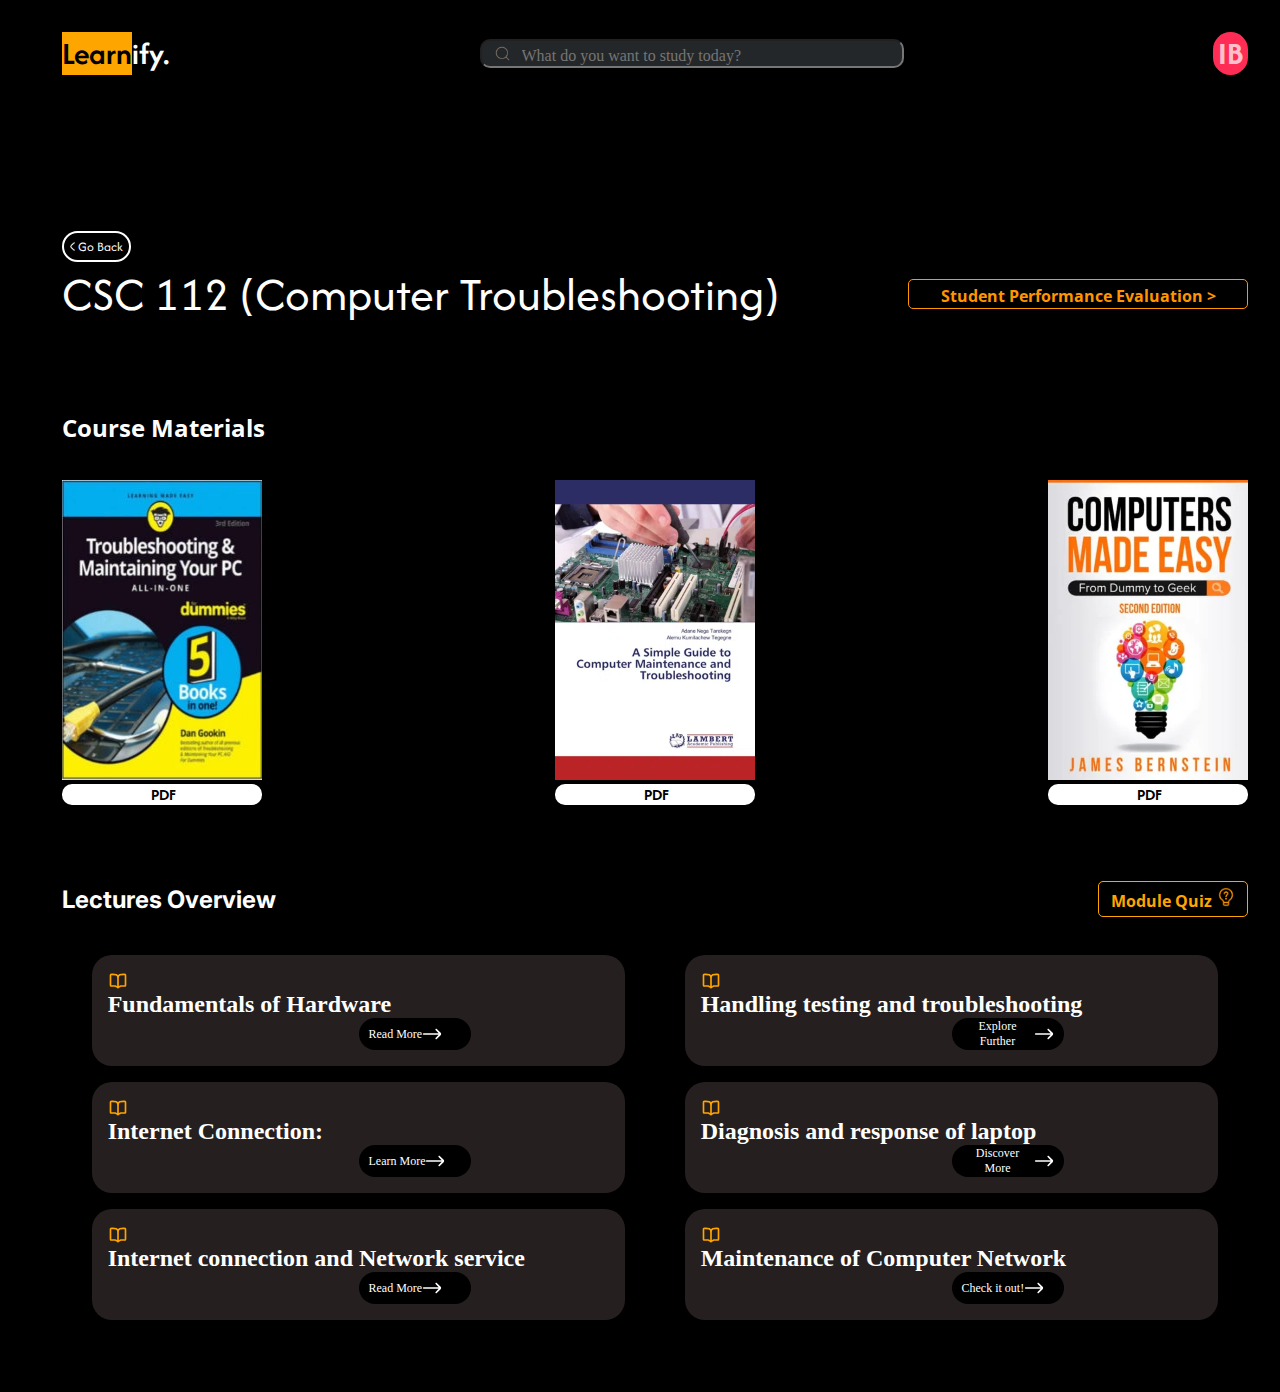
<file: index.html>
<!DOCTYPE html>
<html lang="en">

<head>
    <meta charset="UTF-8">
    <meta name="viewport" content="width=device-width, initial-scale=1.0">
    <title>Module 6</title>
    <link rel="stylesheet" href="./styles/demo.css">
    <link rel="preconnect" href="https://fonts.googleapis.com">
    <link rel="preconnect" href="https://fonts.gstatic.com" crossorigin>
    <link href="https://fonts.googleapis.com/css2?family=Afacad:ital,wght@0,400..700;1,400..700&display=swap" rel="stylesheet">
    <link rel="preconnect" href="https://fonts.googleapis.com">
    <link rel="preconnect" href="https://fonts.gstatic.com" crossorigin>
    <link href="https://fonts.googleapis.com/css2?family=Afacad:ital,wght@0,400..700;1,400..700&family=Inter:ital,opsz,wght@0,14..32,100..900;1,14..32,100..900&display=swap" rel="stylesheet">
    <link rel="preconnect" href="https://fonts.googleapis.com">
    <link rel="preconnect" href="https://fonts.gstatic.com" crossorigin>
    <link href="https://fonts.googleapis.com/css2?family=Afacad:ital,wght@0,400..700;1,400..700&family=Inter:ital,opsz,wght@0,14..32,100..900;1,14..32,100..900&family=Open+Sans:ital,wght@0,300..800;1,300..800&display=swap" rel="stylesheet">
    <!-- <script>
        function redirectToPage() {
            window.location.href = './performance/index.html'; // Replace with your target file's name
        }
    </script> -->
</head>

<body>
    <section class="main-content">
        <header>
            <h1 class="learn-text"><span id="Learn">Learn</span>ify.</h1>

            <div class="search-container">
                <img src="../res/search-01.png" alt="Search Icon">
                <input type="text" placeholder="What do you want to study today?" />
            </div>
            <div class="profile">
                <h1 class="profile-text">IB</h1>
            </div>
        </header>

        <div class="HomeContent1">
            <div class="go-back-container"><span onclick="location.href='../../../index.html'"><button class="go-back"><img class="pic "
                            src="../res/Vector.png " alt=" "> Go Back
                    </button></span>

            </div>
            <div class="course-student">
                <h1 class="course-code ">CSC 112 (Computer Troubleshooting) </h1>
                <div class="btn-container"><button class="student-btn" onclick="location.href='./performance/index.html'"> Student Performance Evaluation ></button></div>
            </div>
        </div>
        <h2 class="course-materials">Course Materials</h2>
        <p><br><br></p>
        <div class="material-section">
            <div class="temp" onclick="window.open('./Troubleshooting-and-Maintaining-Your-PC-All-in-One-For-Dummies-3rd-Edition.pdf', '_blank')"> <img class="image1" src="../res/Troubleshooting-and-Maintaining-Your-PC.png" alt="pdf">
                <div class="book-info"><span>PDF</span></div>
            </div>
            <div class="temp" onclick="window.open('./Basic-Computer-Troubleshooting-Eng.pdf', '_blank')"> <img class="image" src="../res/computer.png" alt="pdf">
                <div class="book-info"><span>PDF</span></div>
            </div>
            <div class="temp" onclick="window.open('./TroubleShooting.pdf', '_blank')"> <img class="image2" src="../res/lastborn.png" alt="pdf">
                <div class="book-info"><span>PDF</span></div>
            </div>
        </div>

        <!-- This is for the Lecture Overview part -->
        <div class="Lectures-Overview ">
            <div class="lectures-overview-header ">
                <h2 class="lecture-text">Lectures Overview</h2>

                <button class="quizButton " onclick="location.href='./quiz.html'">Module Quiz <img
                        src="../res/quiz-02.png" alt=""></button>

            </div>

            <div class="templates ">

                <div class="template1 " onclick="location.href ='./lectures/csc112lecture1.html'">
                    <img src="../res/book-open-svgrepo-com.svg " alt=" ">
                    <h2><strong>Fundamentals of Hardware</strong></h2>


                    <button class="readmore "><a href="./lectures/csc112lecture1.html">Read More <img
                                src="../res/arrow-right-svgrepo-com.svg " alt=" "></a></button>

                </div>

                <div class="template1 " onclick="location.href ='./lectures/csc112lecture2.html'">
                    <img src="../res/book-open-svgrepo-com.svg " alt=" ">
                    <h2><strong>Handling testing and troubleshooting</strong> </h2>

                    <button class="readmore "><a href="./lectures/csc112lecture2.html">Explore Further <img
                                src="../res/arrow-right-svgrepo-com.svg " alt=" "></button></a>
                </div>

                <div class="template1 " onclick="location.href ='./lectures/csc112lecture3.html'">
                    <img src="../res/book-open-svgrepo-com.svg " alt=" ">
                    <h2> <strong>Internet Connection:</strong>
                    </h2>

                    <button class="readmore "><a href="./lectures/csc112lecture3.html">Learn More <img src="../res/arrow-right-svgrepo-com.svg "
                            alt=" "></button></a>
                </div>

                <div class="template1 " onclick="location.href ='../lectures/csc112lecture4.html'">
                    <img src="../res/book-open-svgrepo-com.svg " alt=" ">
                    <h2><strong>Diagnosis and response of laptop</strong></h2>

                    <button class="readmore "><a href="./lectures/csc112lecture4.html">Discover More <img src="../res/arrow-right-svgrepo-com.svg "
                            alt=" "></button></a>
                </div>

                <div class="template1 " onclick="location.href ='./lectures/csc112lecture5.html'">
                    <img src="../res/book-open-svgrepo-com.svg " alt=" ">
                    <h2><strong>Internet connection and Network service</strong>
                    </h2>

                    <button class="readmore "><a href="./lectures/csc112lecture5.html">Read More <img src="../res/arrow-right-svgrepo-com.svg " alt=" "></button></a>
                </div>

                <div class="template1 " onclick="location.href ='./lectures/csc112lecture6.html'">
                    <img src="../res/book-open-svgrepo-com.svg " alt=" ">
                    <h2><strong>Maintenance of Computer Network</strong> </h2>

                    <button class="readmore "><a href="./lectures/csc112lecture6.html">Check it out! <img src="../res/arrow-right-svgrepo-com.svg "
                            alt=" "></button></a>
                </div>

            </div>

        </div>
    </section>

</body>

</html>

</html>
</file>
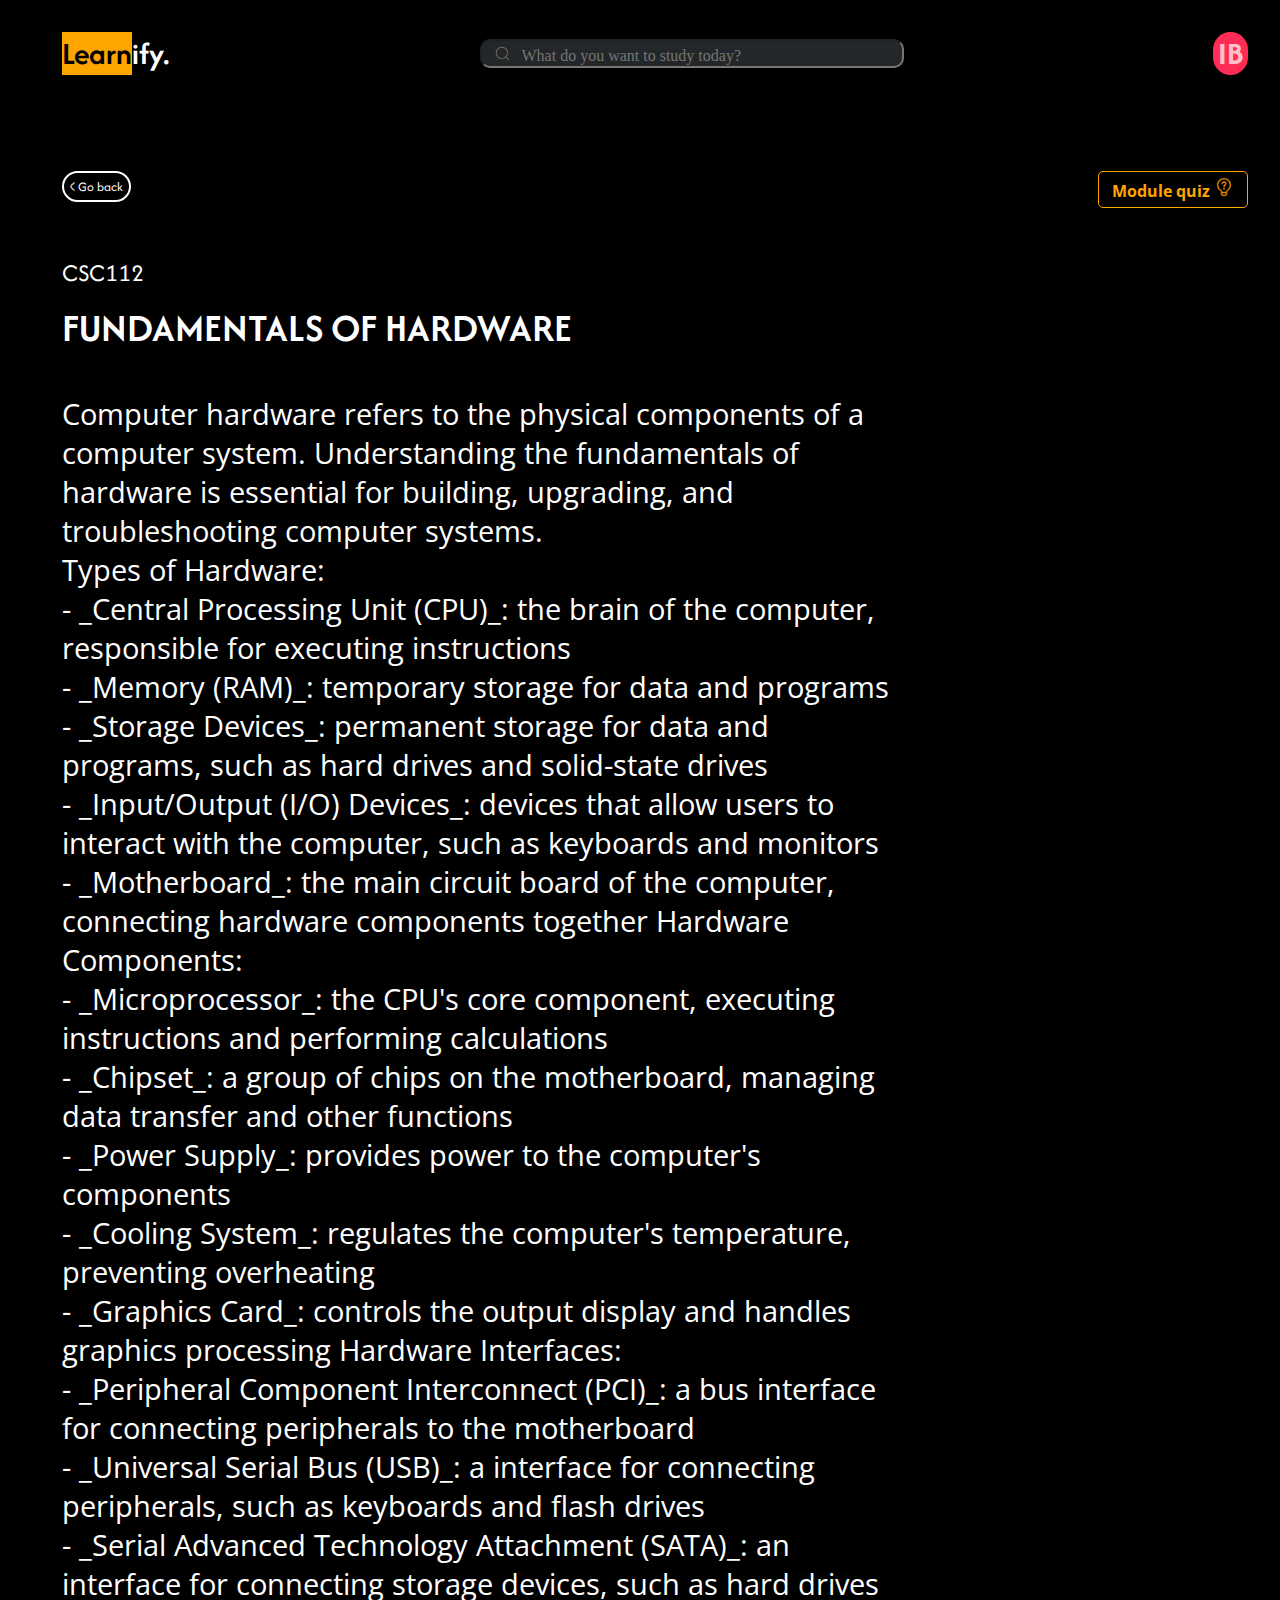
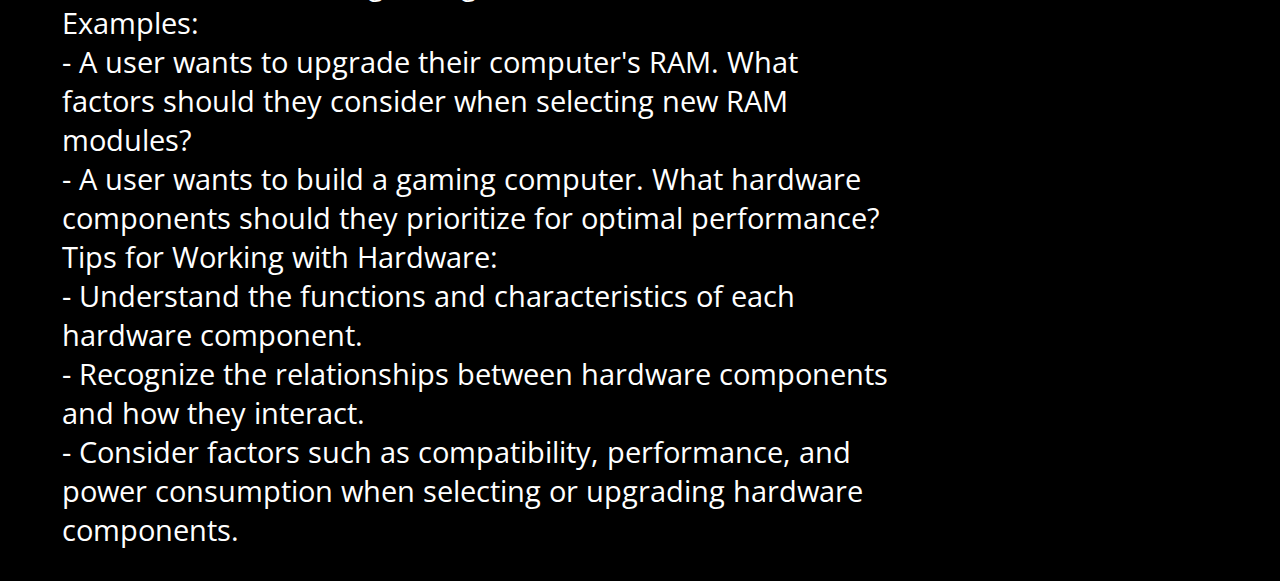
<file: lectures/csc112lecture1.html>
<!DOCTYPE html>
<html lang="en">

<head>
    <meta charset="UTF-8">
    <meta name="viewport" content="width=device-width, initial-scale=1.0">
    <title>CSC112</title>
    <link rel="stylesheet" href="../styles/demo.css">
    <link rel="preconnect" href="https://fonts.googleapis.com">
    <link rel="preconnect" href="https://fonts.gstatic.com" crossorigin>
    <link href="https://fonts.googleapis.com/css2?family=Afacad:ital,wght@0,400..700;1,400..700&display=swap" rel="stylesheet">
    <link rel="preconnect" href="https://fonts.googleapis.com">
    <link rel="preconnect" href="https://fonts.gstatic.com" crossorigin>
    <link href="https://fonts.googleapis.com/css2?family=Afacad:ital,wght@0,400..700;1,400..700&family=Inter:ital,opsz,wght@0,14..32,100..900;1,14..32,100..900&display=swap" rel="stylesheet">
    <link rel="preconnect" href="https://fonts.googleapis.com">
    <link rel="preconnect" href="https://fonts.gstatic.com" crossorigin>
    <link href="https://fonts.googleapis.com/css2?family=Afacad:ital,wght@0,400..700;1,400..700&family=Inter:ital,opsz,wght@0,14..32,100..900;1,14..32,100..900&family=Open+Sans:ital,wght@0,300..800;1,300..800&display=swap" rel="stylesheet">
</head>

<body>

    <section class="main-content">
        <header>
            <h1 class="learn-text"><span id="Learn">Learn</span>ify.</h1>

            <div class="search-container">
                <img src="../res/search-01.png" alt="">
                <input type="text" placeholder="What do you want to study today?" />
            </div>
            <div class="profile">
                <h1 class="profile-text">IB</h1>
            </div>
        </header>
        <div class="GoBack">
            <a href="../index.html"><button class="go-back"><img class="pic" src="../res/Vector.png" alt=""> Go back</button></a>
            <a href="../quiz.html"><button class="quizButton"> Module quiz <img src="../res/quiz-02.png" alt=""></button></a>
        </div>

        <section class="content">
            <h4 class="code">CSC112</h4>
            <h2 class="title">FUNDAMENTALS OF HARDWARE</h2>
            <p class="course-description">Computer hardware refers to the physical components of a computer system. Understanding the fundamentals of hardware is essential for building, upgrading, and troubleshooting computer systems. <br>Types of Hardware: <br>- _Central Processing
                Unit (CPU)_: the brain of the computer, responsible for executing instructions <br>- _Memory (RAM)_: temporary storage for data and programs <br> - _Storage Devices_: permanent storage for data and programs, such as hard drives and solid-state
                drives <br> - _Input/Output (I/O) Devices_: devices that allow users to interact with the computer, such as keyboards and monitors <br>- _Motherboard_: the main circuit board of the computer, connecting hardware components together Hardware
                Components:
                <br> - _Microprocessor_: the CPU's core component, executing instructions and performing calculations <br>- _Chipset_: a group of chips on the motherboard, managing data transfer and other functions<br> - _Power Supply_: provides power
                to the computer's components<br> - _Cooling System_: regulates the computer's temperature, preventing overheating<br> - _Graphics Card_: controls the output display and handles graphics processing Hardware Interfaces:<br> - _Peripheral
                Component Interconnect (PCI)_: a bus interface for connecting peripherals to the motherboard <br>- _Universal Serial Bus (USB)_: a interface for connecting peripherals, such as keyboards and flash drives<br> - _Serial Advanced Technology
                Attachment (SATA)_: an interface for connecting storage devices, such as hard drives Examples:<br> - A user wants to upgrade their computer's RAM. What factors should they consider when selecting new RAM modules?<br> - A user wants to
                build a gaming computer. What hardware components should they prioritize for optimal performance?<br> Tips for Working with Hardware:<br> - Understand the functions and characteristics of each hardware component. <br>- Recognize the relationships
                between hardware components and how they interact.<br> - Consider factors such as compatibility, performance, and power consumption when selecting or upgrading hardware components.<br></p>
        </section>
    </section>


</body>

</html>
</file>
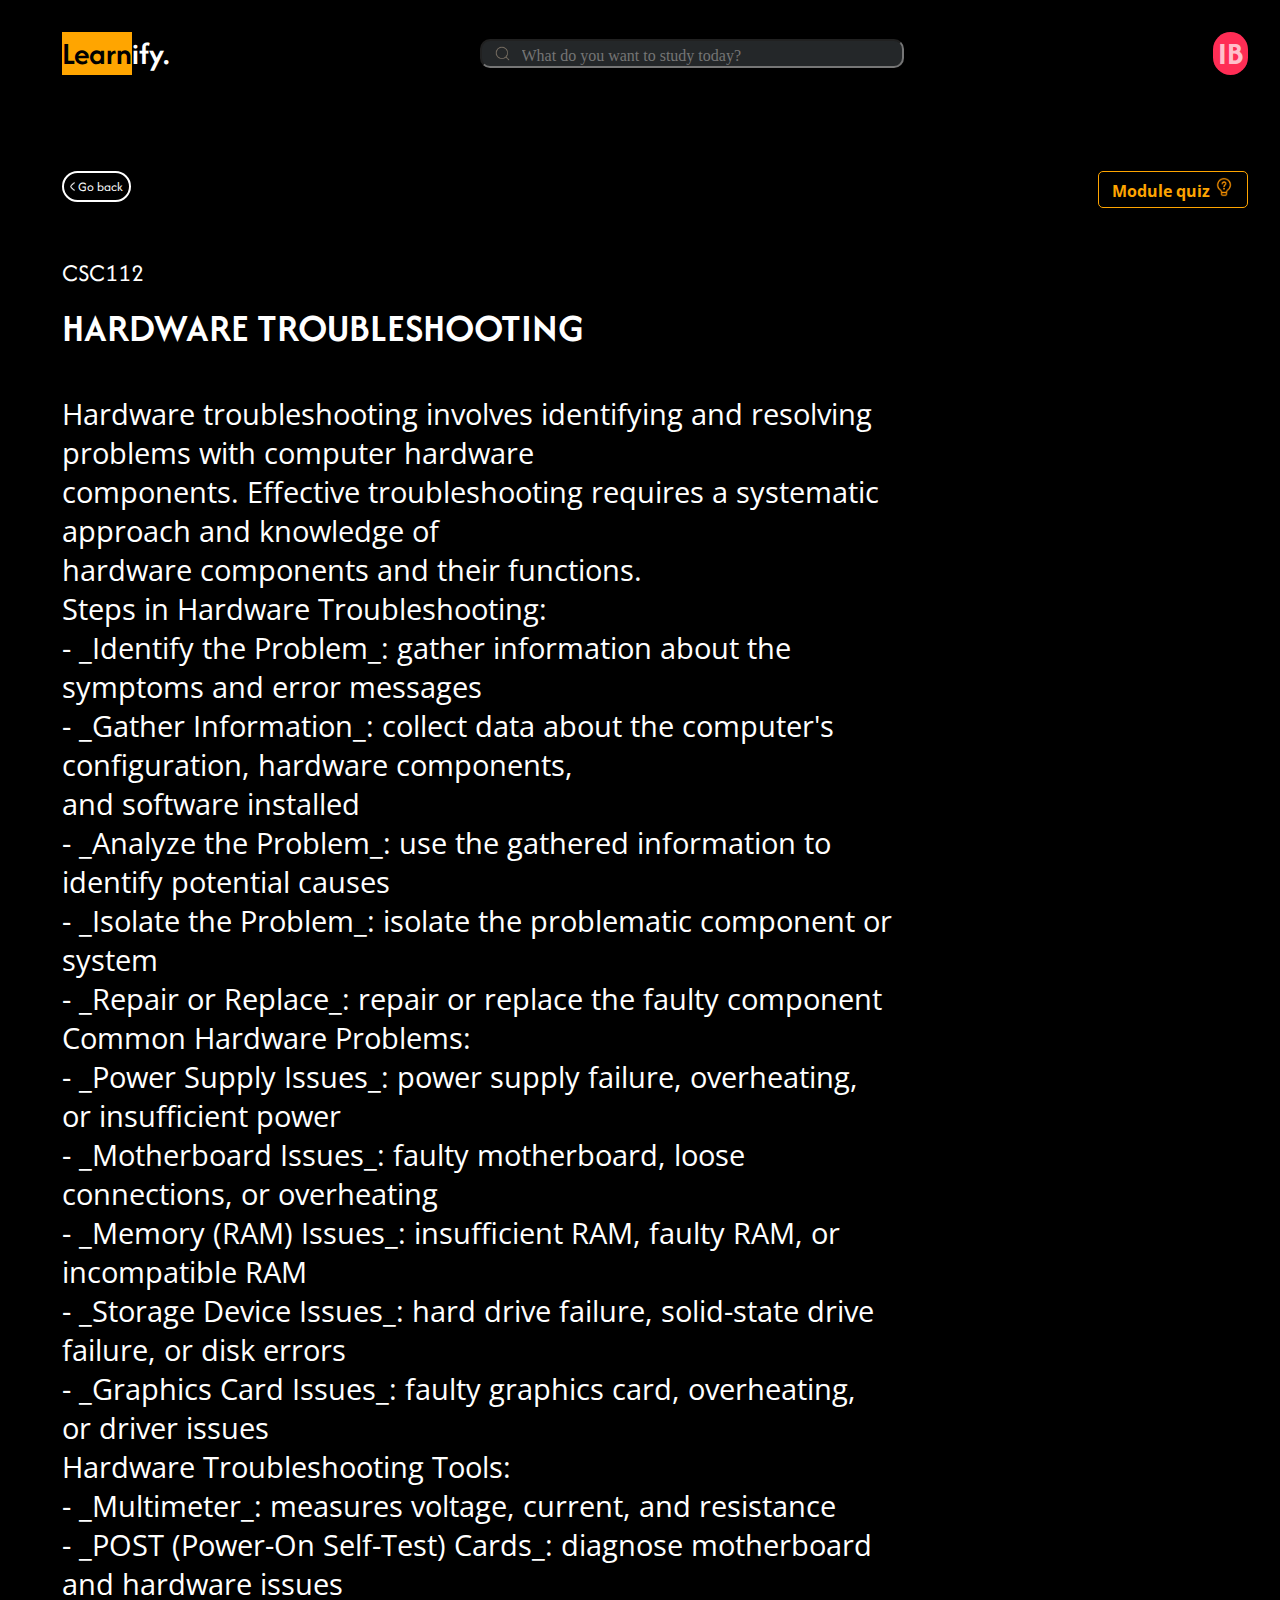
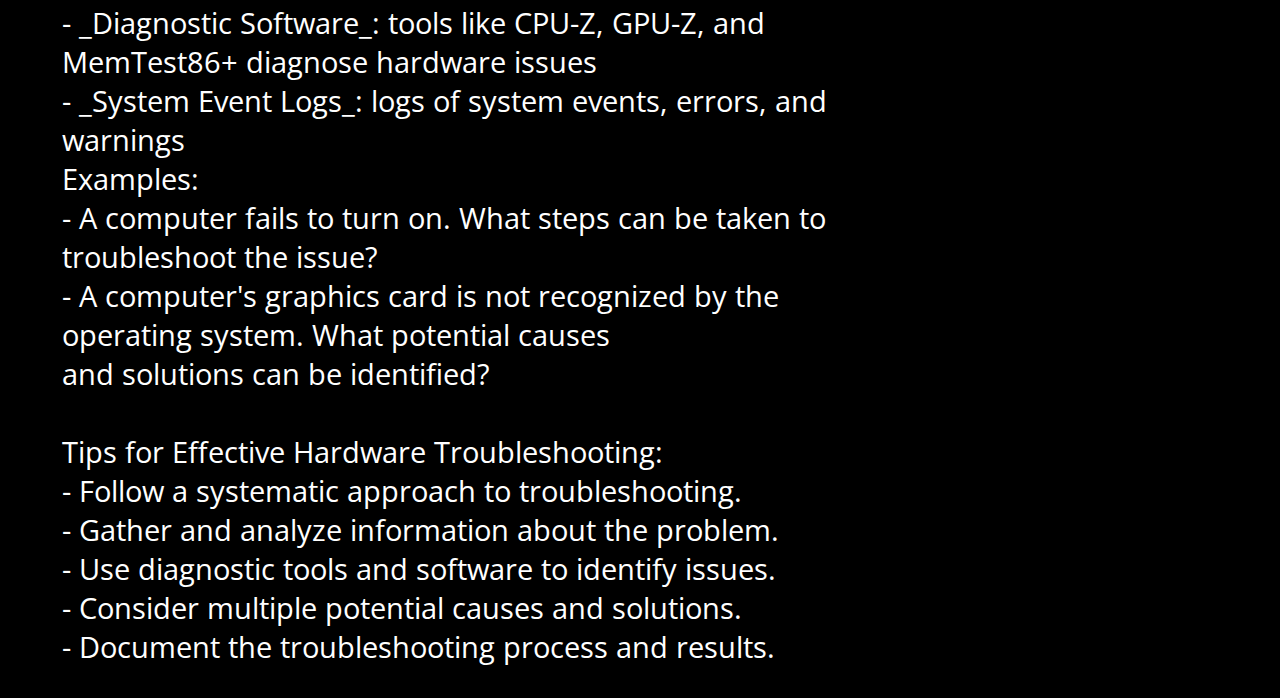
<file: lectures/csc112lecture2.html>
<!DOCTYPE html>
<html lang="en">

<head>
    <meta charset="UTF-8">
    <meta name="viewport" content="width=device-width, initial-scale=1.0">
    <title>CSC112</title>
    <link rel="stylesheet" href="../styles/demo.css">
    <link rel="preconnect" href="https://fonts.googleapis.com">
    <link rel="preconnect" href="https://fonts.gstatic.com" crossorigin>
    <link href="https://fonts.googleapis.com/css2?family=Afacad:ital,wght@0,400..700;1,400..700&display=swap" rel="stylesheet">
    <link rel="preconnect" href="https://fonts.googleapis.com">
    <link rel="preconnect" href="https://fonts.gstatic.com" crossorigin>
    <link href="https://fonts.googleapis.com/css2?family=Afacad:ital,wght@0,400..700;1,400..700&family=Inter:ital,opsz,wght@0,14..32,100..900;1,14..32,100..900&display=swap" rel="stylesheet">
    <link rel="preconnect" href="https://fonts.googleapis.com">
    <link rel="preconnect" href="https://fonts.gstatic.com" crossorigin>
    <link href="https://fonts.googleapis.com/css2?family=Afacad:ital,wght@0,400..700;1,400..700&family=Inter:ital,opsz,wght@0,14..32,100..900;1,14..32,100..900&family=Open+Sans:ital,wght@0,300..800;1,300..800&display=swap" rel="stylesheet">
</head>

<body>

    <section class="main-content">
        <header>
            <h1 class="learn-text"><span id="Learn">Learn</span>ify.</h1>

            <div class="search-container">
                <img src="../res/search-01.png" alt="">
                <input type="text" placeholder="What do you want to study today?" />
            </div>
            <div class="profile">
                <h1 class="profile-text">IB</h1>
            </div>
        </header>
        <div class="GoBack">
            <a href="../index.html"><button class="go-back"><img class="pic" src="../res/Vector.png" alt=""> Go back</button></a>
            <a href="../quiz.html"><button class="quizButton"> Module quiz <img src="../res/quiz-02.png" alt=""></button></a>
        </div>

        <section class="content">
            <h4 class="code">CSC112</h4>
            <h2 class="title">HARDWARE TROUBLESHOOTING</h2>
            <p class="course-description">Hardware troubleshooting involves identifying and resolving problems with computer hardware <br> components. Effective troubleshooting requires a systematic approach and knowledge of<br> hardware components and their functions.<br> Steps in
                Hardware Troubleshooting:<br> - _Identify the Problem_: gather information about the symptoms and error messages<br> - _Gather Information_: collect data about the computer's configuration, hardware components,<br> and software installed<br>-
                _Analyze the Problem_: use the gathered information to identify potential causes<br> - _Isolate the Problem_: isolate the problematic component or system<br> - _Repair or Replace_: repair or replace the faulty component <br>Common Hardware
                Problems:
                <br> - _Power Supply Issues_: power supply failure, overheating, or insufficient power <br>- _Motherboard Issues_: faulty motherboard, loose connections, or overheating <br>- _Memory (RAM) Issues_: insufficient RAM, faulty RAM, or incompatible
                RAM
                <br> - _Storage Device Issues_: hard drive failure, solid-state drive failure, or disk errors<br> - _Graphics Card Issues_: faulty graphics card, overheating, or driver issues<br> Hardware Troubleshooting Tools:<br> - _Multimeter_: measures
                voltage, current, and resistance<br> - _POST (Power-On Self-Test) Cards_: diagnose motherboard and hardware issues<br> - _Diagnostic Software_: tools like CPU-Z, GPU-Z, and MemTest86+ diagnose hardware issues<br> - _System Event Logs_:
                logs of system events, errors, and warnings<br> Examples:<br> - A computer fails to turn on. What steps can be taken to troubleshoot the issue?<br> - A computer's graphics card is not recognized by the operating system. What potential
                causes
                <br> and solutions can be identified?<br><br> Tips for Effective Hardware Troubleshooting:<br> - Follow a systematic approach to troubleshooting.<br> - Gather and analyze information about the problem.<br> - Use diagnostic tools and software
                to identify issues.<br> - Consider multiple potential causes and solutions.<br> - Document the troubleshooting process and results.<br></p>
        </section>
    </section>


</body>

</html>
</file>
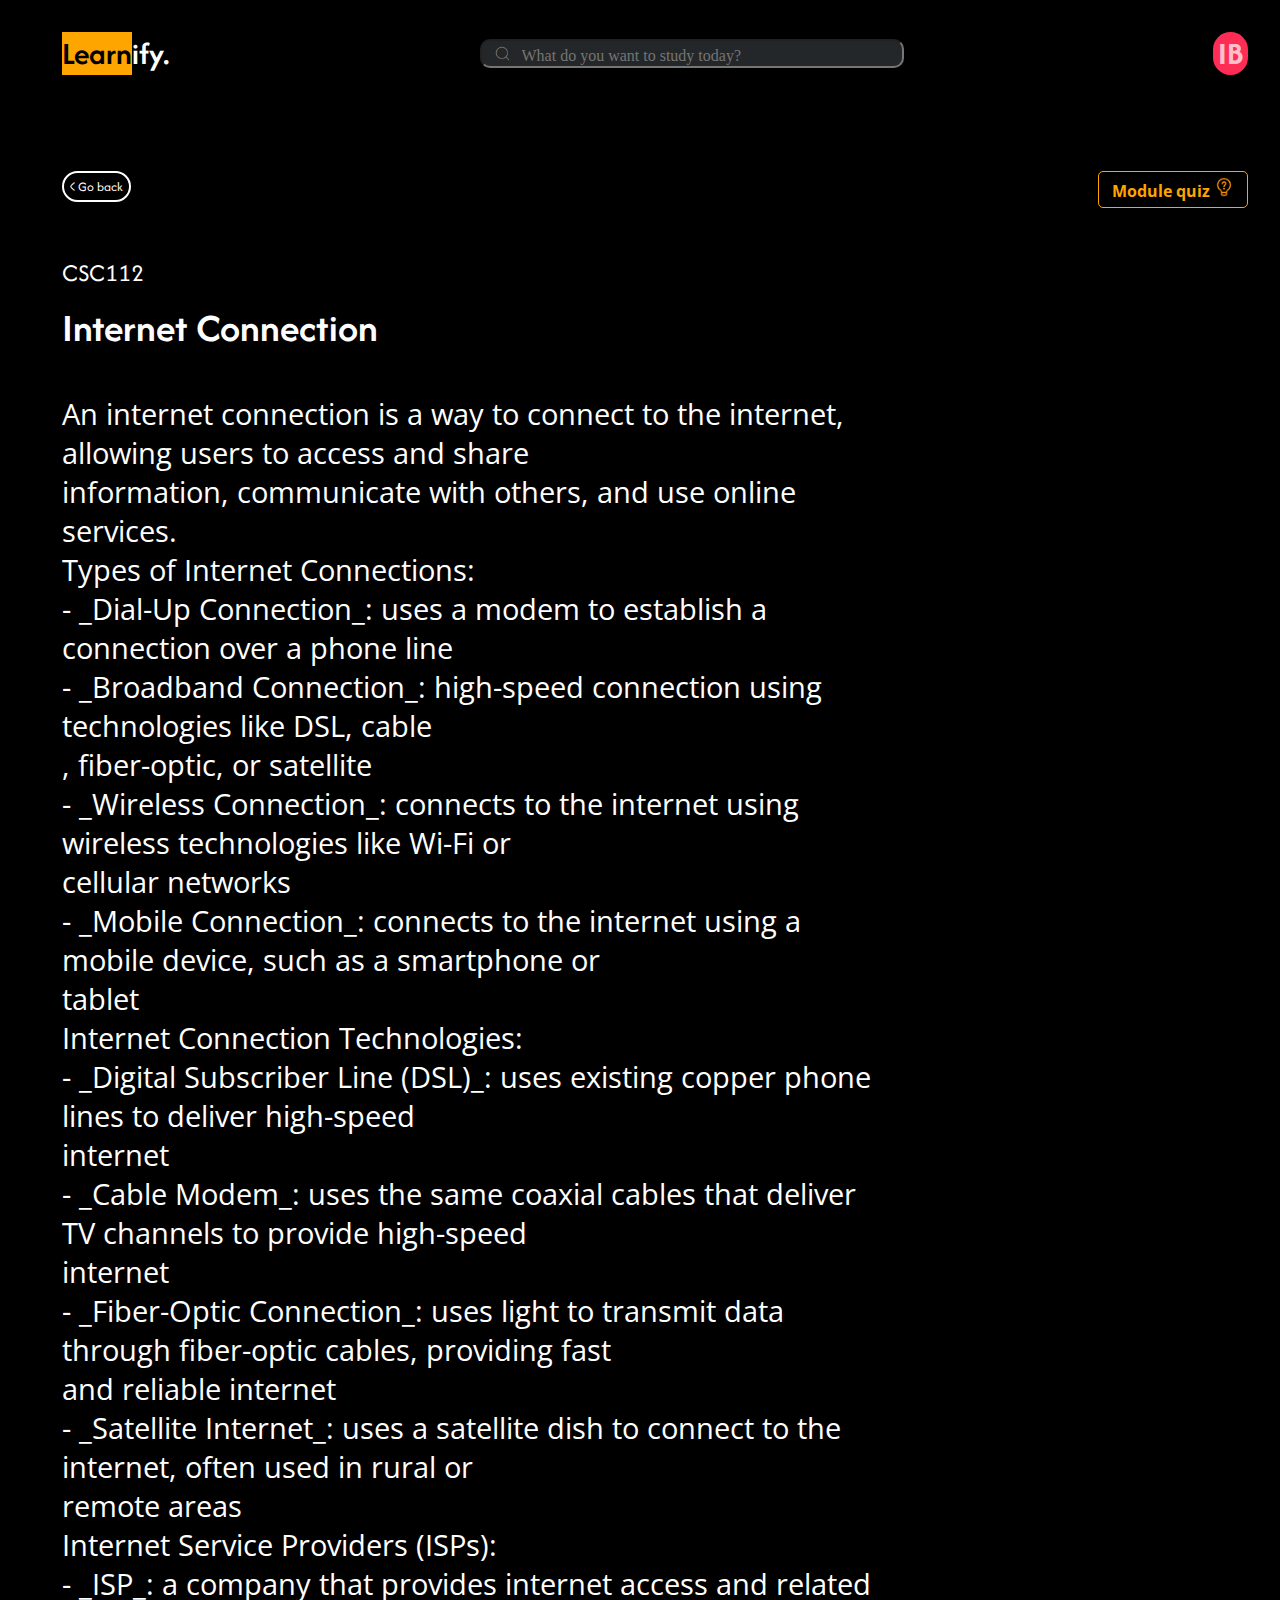
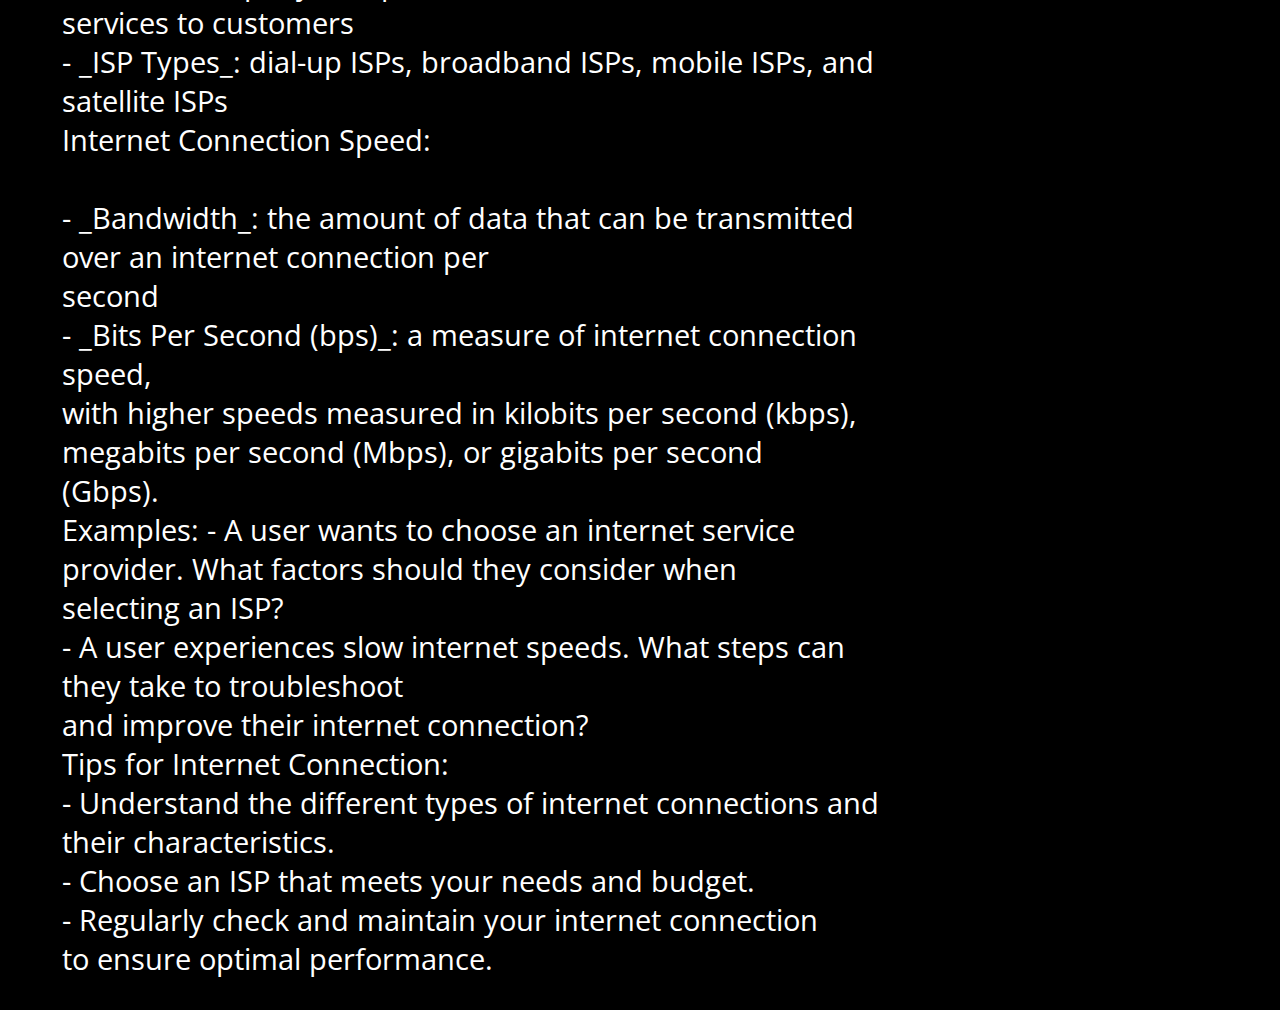
<file: lectures/csc112lecture3.html>
<!DOCTYPE html>
<html lang="en">

<head>
    <meta charset="UTF-8">
    <meta name="viewport" content="width=device-width, initial-scale=1.0">
    <title>CSC112</title>
    <link rel="stylesheet" href="../styles/demo.css">
    <link rel="preconnect" href="https://fonts.googleapis.com">
    <link rel="preconnect" href="https://fonts.gstatic.com" crossorigin>
    <link href="https://fonts.googleapis.com/css2?family=Afacad:ital,wght@0,400..700;1,400..700&display=swap" rel="stylesheet">
    <link rel="preconnect" href="https://fonts.googleapis.com">
    <link rel="preconnect" href="https://fonts.gstatic.com" crossorigin>
    <link href="https://fonts.googleapis.com/css2?family=Afacad:ital,wght@0,400..700;1,400..700&family=Inter:ital,opsz,wght@0,14..32,100..900;1,14..32,100..900&display=swap" rel="stylesheet">
    <link rel="preconnect" href="https://fonts.googleapis.com">
    <link rel="preconnect" href="https://fonts.gstatic.com" crossorigin>
    <link href="https://fonts.googleapis.com/css2?family=Afacad:ital,wght@0,400..700;1,400..700&family=Inter:ital,opsz,wght@0,14..32,100..900;1,14..32,100..900&family=Open+Sans:ital,wght@0,300..800;1,300..800&display=swap" rel="stylesheet">
</head>

<body>

    <section class="main-content">
        <header>
            <h1 class="learn-text"><span id="Learn">Learn</span>ify.</h1>

            <div class="search-container">
                <img src="../res/search-01.png" alt="">
                <input type="text" placeholder="What do you want to study today?" />
            </div>
            <div class="profile">
                <h1 class="profile-text">IB</h1>
            </div>
        </header>
        <div class="GoBack">
            <a href="../index.html"><button class="go-back"><img class="pic" src="../res/Vector.png" alt=""> Go back</button></a>
            <a href="../quiz.html"><button class="quizButton"> Module quiz <img src="../res/quiz-02.png" alt=""></button></a>
        </div>

        <section class="content">
            <h4 class="code">CSC112</h4>
            <h2 class="title">Internet Connection</h2>
            <p class="course-description">An internet connection is a way to connect to the internet, allowing users to access and share <br>information, communicate with others, and use online services.<br> Types of Internet Connections:<br> - _Dial-Up Connection_: uses a modem to
                establish a connection over a phone line<br> - _Broadband Connection_: high-speed connection using technologies like DSL, cable<br>, fiber-optic, or satellite <br>- _Wireless Connection_: connects to the internet using wireless technologies
                like Wi-Fi or<br> cellular networks <br>- _Mobile Connection_: connects to the internet using a mobile device, such as a smartphone or<br> tablet<br> Internet Connection Technologies:<br> - _Digital Subscriber Line (DSL)_: uses existing
                copper phone lines to deliver high-speed<br> internet <br>- _Cable Modem_: uses the same coaxial cables that deliver TV channels to provide high-speed<br> internet<br> - _Fiber-Optic Connection_: uses light to transmit data through fiber-optic
                cables, providing fast <br>and reliable internet<br> - _Satellite Internet_: uses a satellite dish to connect to the internet, often used in rural or <br>remote areas<br> Internet Service Providers (ISPs):<br> - _ISP_: a company that provides
                internet access and related services to customers <br>- _ISP Types_: dial-up ISPs, broadband ISPs, mobile ISPs, and satellite ISPs<br> Internet Connection Speed:<br><br> - _Bandwidth_: the amount of data that can be transmitted over an
                internet connection per<br> second<br> - _Bits Per Second (bps)_: a measure of internet connection speed,<br> with higher speeds measured in kilobits per second (kbps), megabits per second (Mbps), or gigabits per second <br>(Gbps). <br>Examples:
                - A user wants to choose an internet service provider. What factors should they consider when<br> selecting an ISP?<br> - A user experiences slow internet speeds. What steps can they take to troubleshoot <br>and improve their internet
                connection?
                <br> Tips for Internet Connection:<br> - Understand the different types of internet connections and their characteristics.<br> - Choose an ISP that meets your needs and budget.<br> - Regularly check and maintain your internet connection<br>to
                ensure optimal performance.
                <br></p>
        </section>
    </section>


</body>

</html>
</file>
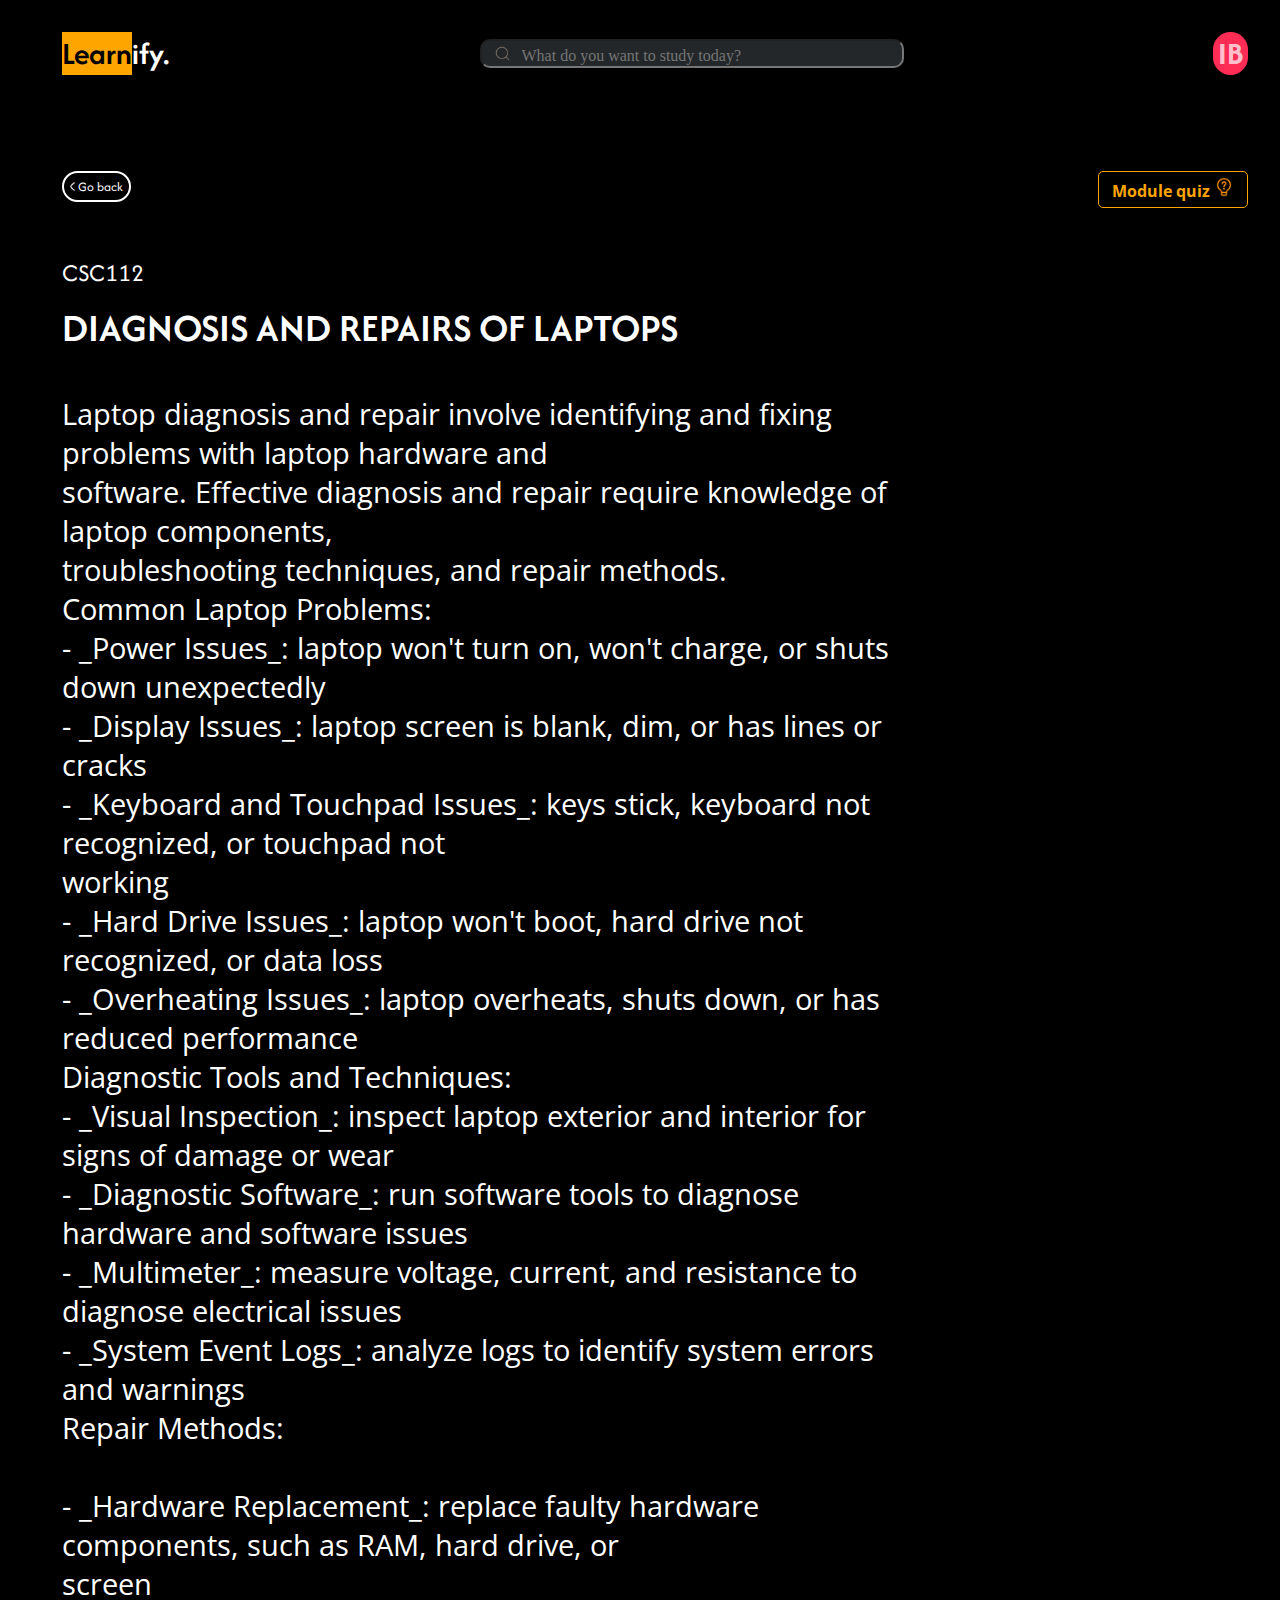
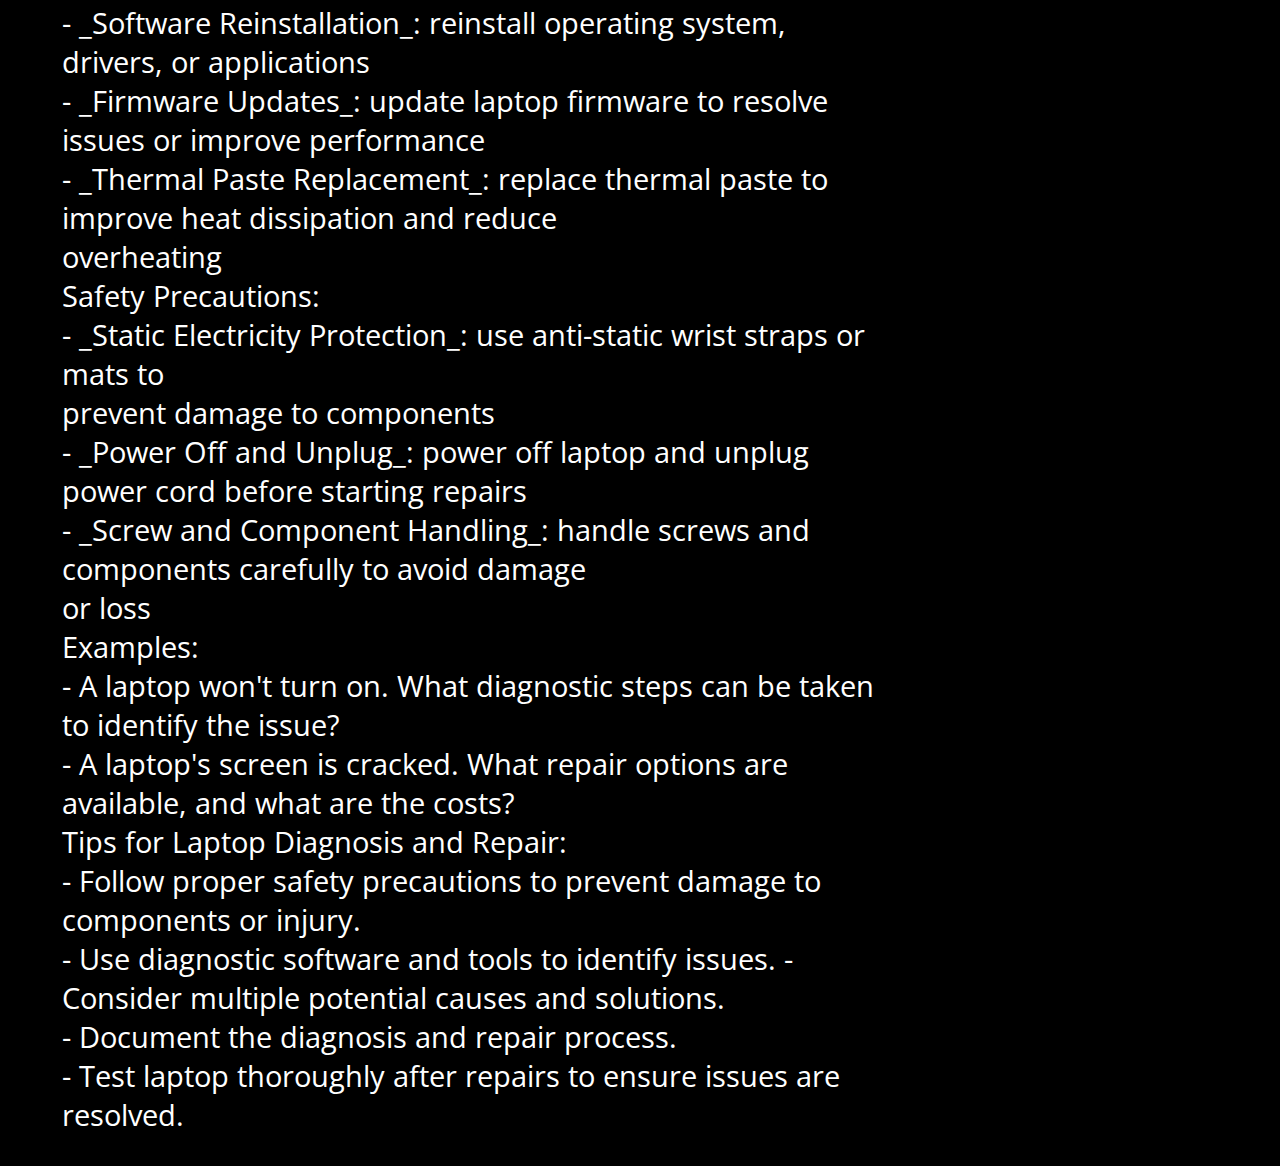
<file: lectures/csc112lecture4.html>
<!DOCTYPE html>
<html lang="en">

<head>
    <meta charset="UTF-8">
    <meta name="viewport" content="width=device-width, initial-scale=1.0">
    <title>CSC112</title>
    <link rel="stylesheet" href="../styles/demo.css">
    <link rel="preconnect" href="https://fonts.googleapis.com">
    <link rel="preconnect" href="https://fonts.gstatic.com" crossorigin>
    <link href="https://fonts.googleapis.com/css2?family=Afacad:ital,wght@0,400..700;1,400..700&display=swap" rel="stylesheet">
    <link rel="preconnect" href="https://fonts.googleapis.com">
    <link rel="preconnect" href="https://fonts.gstatic.com" crossorigin>
    <link href="https://fonts.googleapis.com/css2?family=Afacad:ital,wght@0,400..700;1,400..700&family=Inter:ital,opsz,wght@0,14..32,100..900;1,14..32,100..900&display=swap" rel="stylesheet">
    <link rel="preconnect" href="https://fonts.googleapis.com">
    <link rel="preconnect" href="https://fonts.gstatic.com" crossorigin>
    <link href="https://fonts.googleapis.com/css2?family=Afacad:ital,wght@0,400..700;1,400..700&family=Inter:ital,opsz,wght@0,14..32,100..900;1,14..32,100..900&family=Open+Sans:ital,wght@0,300..800;1,300..800&display=swap" rel="stylesheet">
</head>

<body>

    <section class="main-content">
        <header>
            <h1 class="learn-text"><span id="Learn">Learn</span>ify.</h1>

            <div class="search-container">
                <img src="../res/search-01.png" alt="">
                <input type="text" placeholder="What do you want to study today?" />
            </div>
            <div class="profile">
                <h1 class="profile-text">IB</h1>
            </div>
        </header>
        <div class="GoBack">
            <a href="../index.html"><button class="go-back"><img class="pic" src="../res/Vector.png" alt=""> Go back</button></a>
            <a href="../quiz.html"><button class="quizButton"> Module quiz <img src="../res/quiz-02.png" alt=""></button></a>
        </div>

        <section class="content">
            <h4 class="code">CSC112</h4>
            <h2 class="title">DIAGNOSIS AND REPAIRS OF LAPTOPS</h2>
            <p class="course-description">Laptop diagnosis and repair involve identifying and fixing problems with laptop hardware and <br>software. Effective diagnosis and repair require knowledge of laptop components,<br> troubleshooting techniques, and repair methods.<br> Common
                Laptop Problems:<br> - _Power Issues_: laptop won't turn on, won't charge, or shuts down unexpectedly <br>- _Display Issues_: laptop screen is blank, dim, or has lines or cracks<br> - _Keyboard and Touchpad Issues_: keys stick, keyboard
                not recognized, or touchpad not<br> working<br> - _Hard Drive Issues_: laptop won't boot, hard drive not recognized, or data loss<br> - _Overheating Issues_: laptop overheats, shuts down, or has reduced performance<br> Diagnostic Tools
                and Techniques:<br> - _Visual Inspection_: inspect laptop exterior and interior for signs of damage or wear<br> - _Diagnostic Software_: run software tools to diagnose hardware and software issues<br> - _Multimeter_: measure voltage, current,
                and resistance to diagnose electrical issues<br> - _System Event Logs_: analyze logs to identify system errors and warnings<br> Repair Methods:<br> <br>- _Hardware Replacement_: replace faulty hardware components, such as RAM, hard drive,
                or
                <br> screen<br> - _Software Reinstallation_: reinstall operating system, drivers, or applications<br> - _Firmware Updates_: update laptop firmware to resolve issues or improve performance<br> - _Thermal Paste Replacement_: replace thermal
                paste to improve heat dissipation and reduce<br> overheating<br> Safety Precautions:<br> - _Static Electricity Protection_: use anti-static wrist straps or mats to<br> prevent damage to components<br> - _Power Off and Unplug_: power off
                laptop and unplug power cord before starting repairs<br> - _Screw and Component Handling_: handle screws and components carefully to avoid damage<br> or loss<br> Examples:<br> - A laptop won't turn on. What diagnostic steps can be taken
                to identify the issue?<br> - A laptop's screen is cracked. What repair options are available, and what are the costs?<br> Tips for Laptop Diagnosis and Repair:<br> - Follow proper safety precautions to prevent damage to components or injury.<br>-
                Use diagnostic software and tools to identify issues. - Consider multiple potential causes and solutions.<br> - Document the diagnosis and repair process.<br> - Test laptop thoroughly after repairs to ensure issues are resolved.<br></p>
        </section>
    </section>


</body>

</html>
</file>
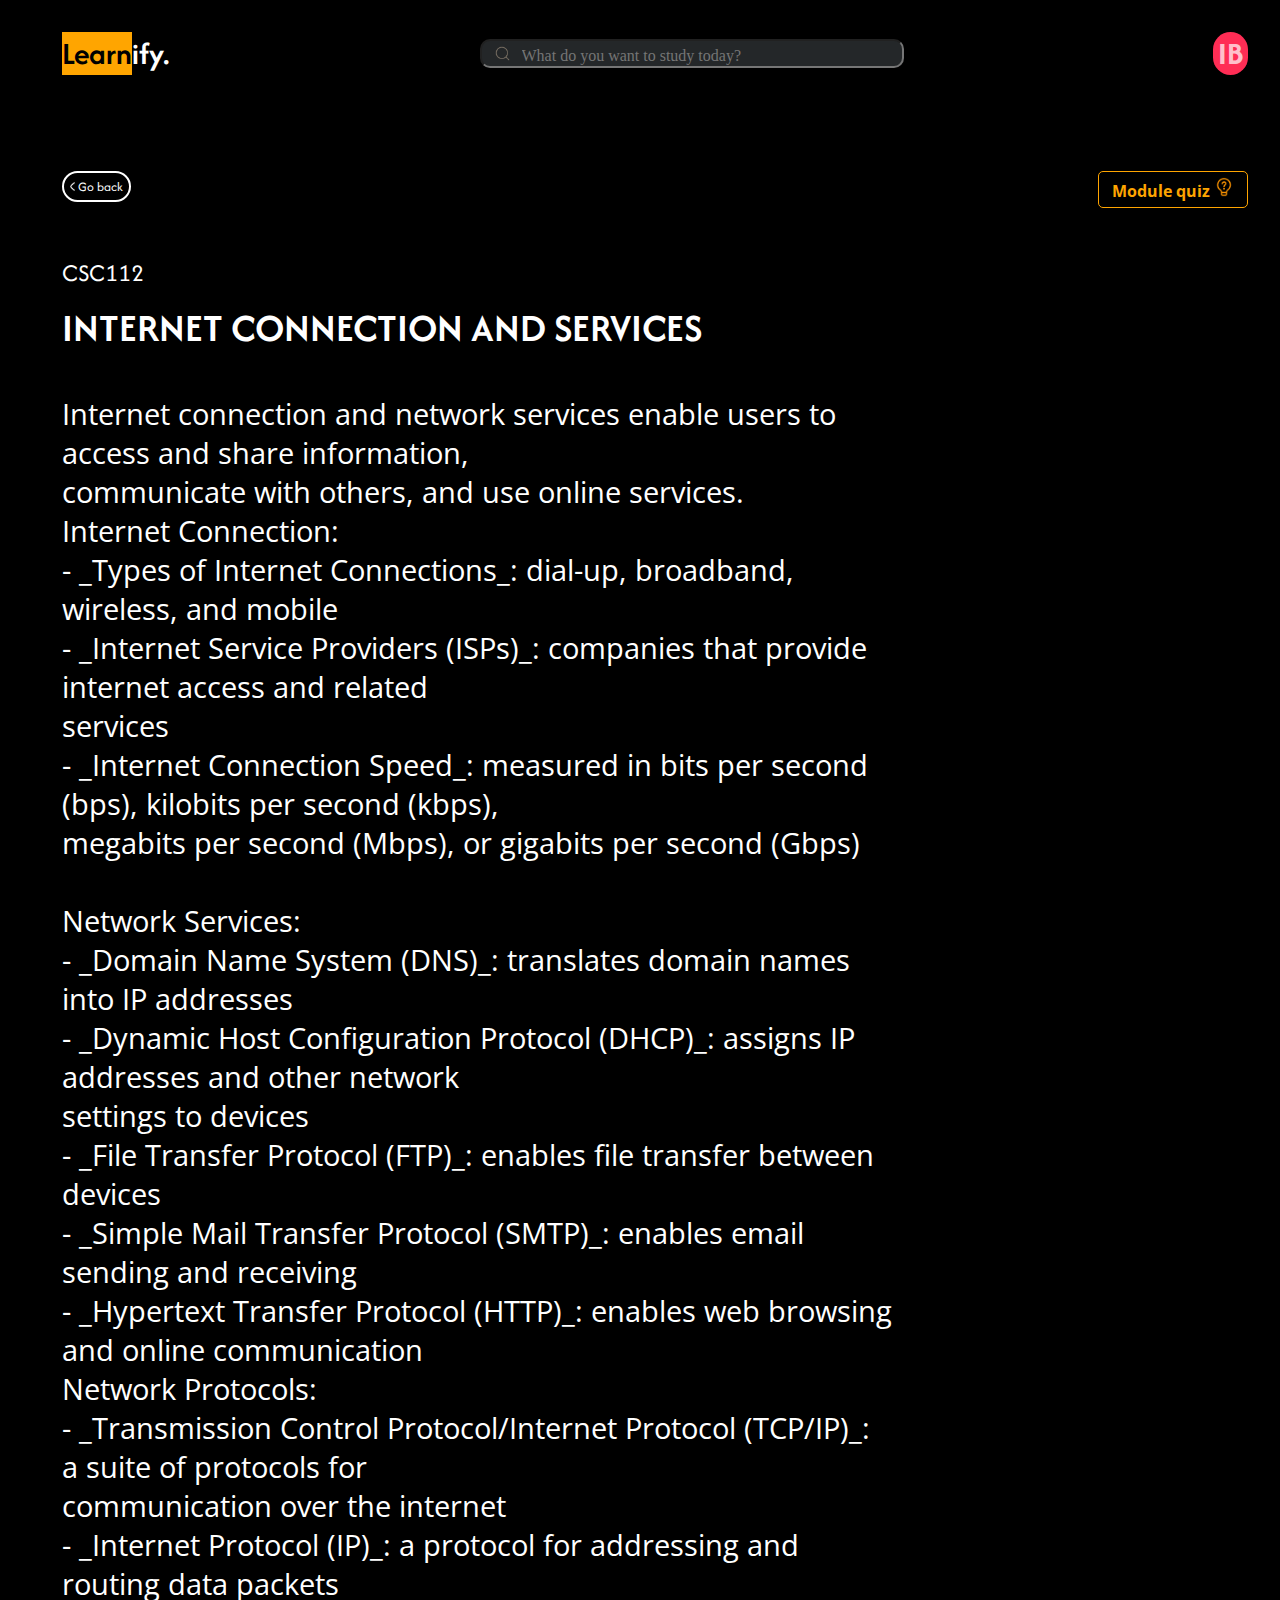
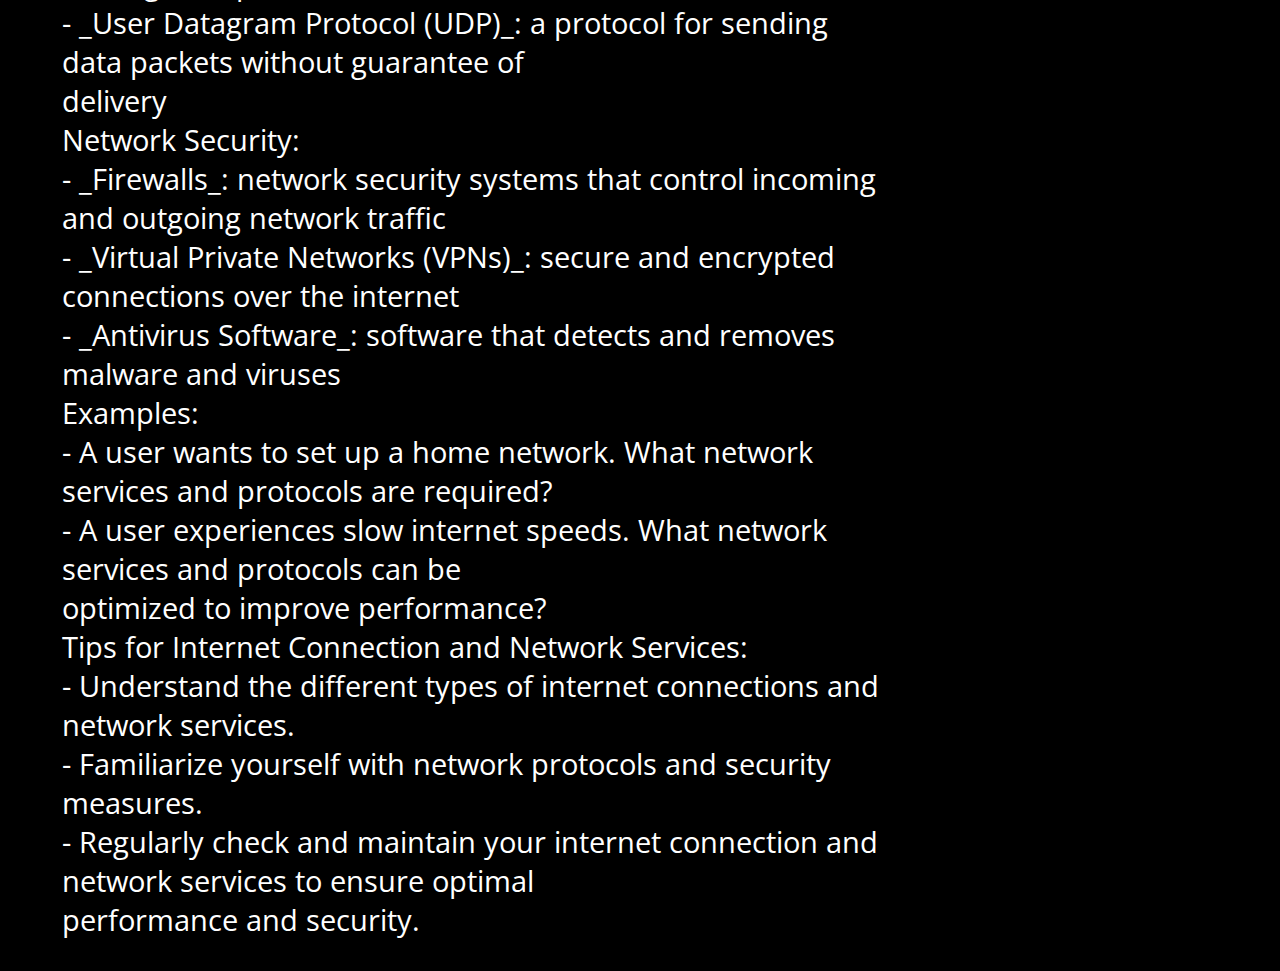
<file: lectures/csc112lecture5.html>
<!DOCTYPE html>
<html lang="en">

<head>
    <meta charset="UTF-8">
    <meta name="viewport" content="width=device-width, initial-scale=1.0">
    <title>CSC112</title>
    <link rel="stylesheet" href="../styles/demo.css">
    <link rel="preconnect" href="https://fonts.googleapis.com">
    <link rel="preconnect" href="https://fonts.gstatic.com" crossorigin>
    <link href="https://fonts.googleapis.com/css2?family=Afacad:ital,wght@0,400..700;1,400..700&display=swap" rel="stylesheet">
    <link rel="preconnect" href="https://fonts.googleapis.com">
    <link rel="preconnect" href="https://fonts.gstatic.com" crossorigin>
    <link href="https://fonts.googleapis.com/css2?family=Afacad:ital,wght@0,400..700;1,400..700&family=Inter:ital,opsz,wght@0,14..32,100..900;1,14..32,100..900&display=swap" rel="stylesheet">
    <link rel="preconnect" href="https://fonts.googleapis.com">
    <link rel="preconnect" href="https://fonts.gstatic.com" crossorigin>
    <link href="https://fonts.googleapis.com/css2?family=Afacad:ital,wght@0,400..700;1,400..700&family=Inter:ital,opsz,wght@0,14..32,100..900;1,14..32,100..900&family=Open+Sans:ital,wght@0,300..800;1,300..800&display=swap" rel="stylesheet">
</head>

<body>

    <section class="main-content">
        <header>
            <h1 class="learn-text"><span id="Learn">Learn</span>ify.</h1>

            <div class="search-container">
                <img src="../res/search-01.png" alt="">
                <input type="text" placeholder="What do you want to study today?" />
            </div>
            <div class="profile">
                <h1 class="profile-text">IB</h1>
            </div>
        </header>
        <div class="GoBack">
            <a href="../index.html"><button class="go-back"><img class="pic" src="../res/Vector.png" alt=""> Go back</button></a>
            <a href="../quiz.html"><button class="quizButton"> Module quiz <img src="../res/quiz-02.png" alt=""></button></a>
        </div>

        <section class="content">
            <h4 class="code">CSC112</h4>
            <h2 class="title">INTERNET CONNECTION AND SERVICES</h2>
            <p class="course-description">Internet connection and network services enable users to access and share information,
                <br> communicate with others, and use online services.<br> Internet Connection:<br> - _Types of Internet Connections_: dial-up, broadband, wireless, and mobile<br> - _Internet Service Providers (ISPs)_: companies that provide internet
                access and related<br> services<br> - _Internet Connection Speed_: measured in bits per second (bps), kilobits per second (kbps),<br> megabits per second (Mbps), or gigabits per second (Gbps)<br><br> Network Services:<br> - _Domain Name
                System (DNS)_: translates domain names into IP addresses<br> - _Dynamic Host Configuration Protocol (DHCP)_: assigns IP addresses and other network<br> settings to devices<br> - _File Transfer Protocol (FTP)_: enables file transfer between
                devices
                <br> - _Simple Mail Transfer Protocol (SMTP)_: enables email sending and receiving<br> - _Hypertext Transfer Protocol (HTTP)_: enables web browsing and online communication<br> Network Protocols:<br> - _Transmission Control Protocol/Internet
                Protocol (TCP/IP)_: a suite of protocols for<br> communication over the internet<br> - _Internet Protocol (IP)_: a protocol for addressing and routing data packets<br> - _User Datagram Protocol (UDP)_: a protocol for sending data packets
                without guarantee of<br> delivery <br>Network Security:<br> - _Firewalls_: network security systems that control incoming and outgoing network traffic<br> - _Virtual Private Networks (VPNs)_: secure and encrypted connections over the internet
                <br>- _Antivirus Software_: software that detects and removes malware and viruses<br> Examples:<br> - A user wants to set up a home network. What network services and protocols are required?<br> - A user experiences slow internet speeds.
                What network services and protocols can be<br> optimized to improve performance?<br> Tips for Internet Connection and Network Services:<br> - Understand the different types of internet connections and network services.<br> - Familiarize
                yourself with network protocols and security measures.<br> - Regularly check and maintain your internet connection and network services to ensure optimal<br> performance and security.<br></p>
        </section>
    </section>


</body>

</html>
</file>
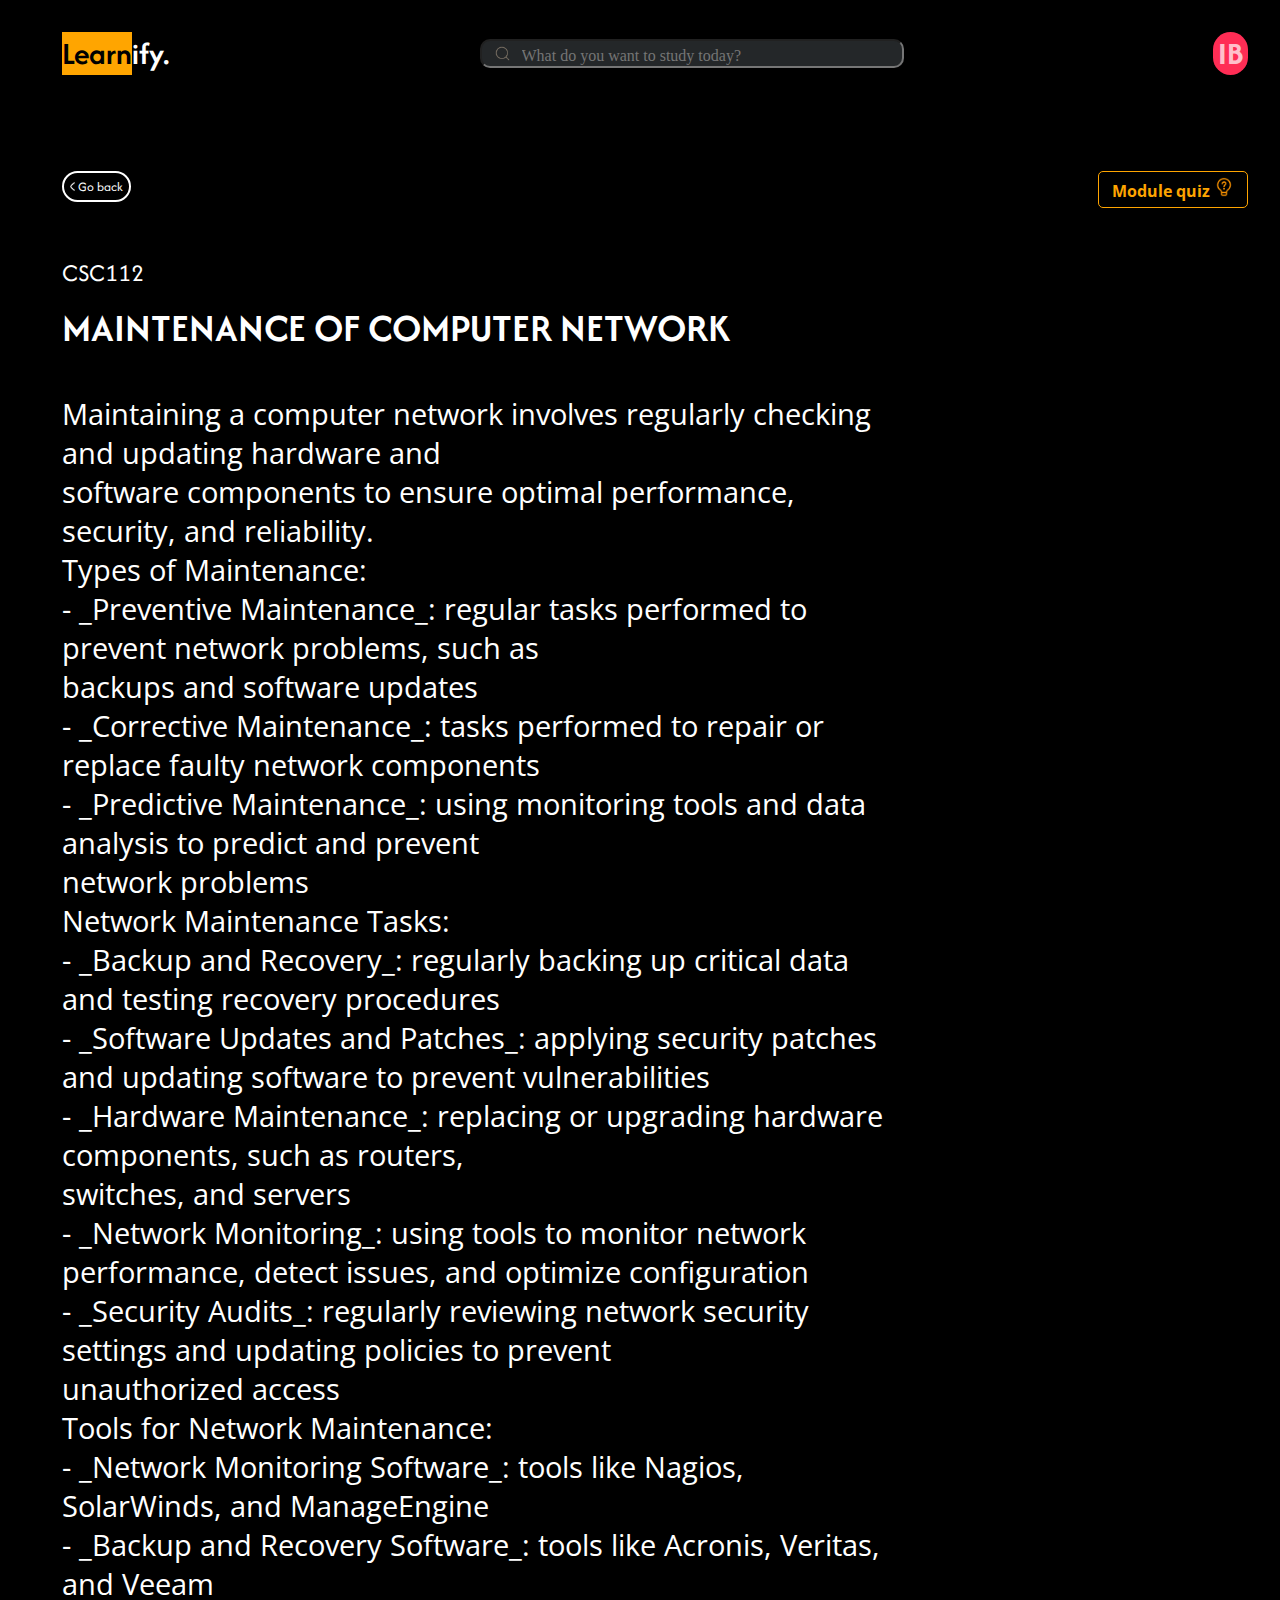
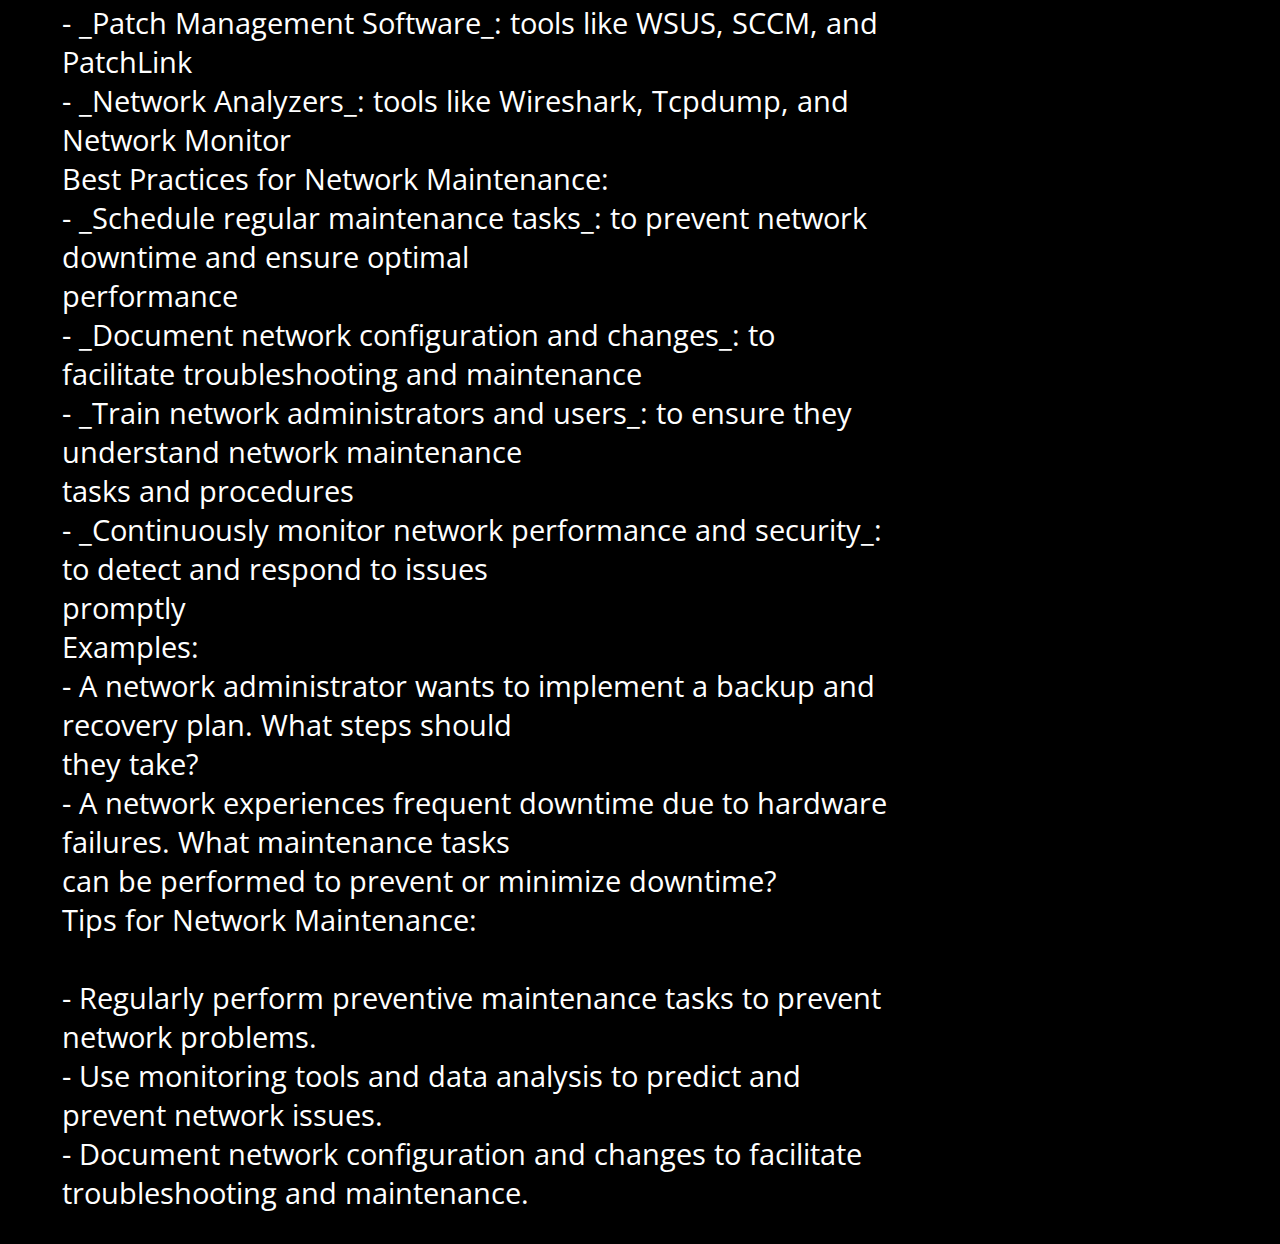
<file: lectures/csc112lecture6.html>
<!DOCTYPE html>
<html lang="en">

<head>
    <meta charset="UTF-8">
    <meta name="viewport" content="width=device-width, initial-scale=1.0">
    <title>CSC112</title>
    <link rel="stylesheet" href="../styles/demo.css">
    <link rel="preconnect" href="https://fonts.googleapis.com">
    <link rel="preconnect" href="https://fonts.gstatic.com" crossorigin>
    <link href="https://fonts.googleapis.com/css2?family=Afacad:ital,wght@0,400..700;1,400..700&display=swap" rel="stylesheet">
    <link rel="preconnect" href="https://fonts.googleapis.com">
    <link rel="preconnect" href="https://fonts.gstatic.com" crossorigin>
    <link href="https://fonts.googleapis.com/css2?family=Afacad:ital,wght@0,400..700;1,400..700&family=Inter:ital,opsz,wght@0,14..32,100..900;1,14..32,100..900&display=swap" rel="stylesheet">
    <link rel="preconnect" href="https://fonts.googleapis.com">
    <link rel="preconnect" href="https://fonts.gstatic.com" crossorigin>
    <link href="https://fonts.googleapis.com/css2?family=Afacad:ital,wght@0,400..700;1,400..700&family=Inter:ital,opsz,wght@0,14..32,100..900;1,14..32,100..900&family=Open+Sans:ital,wght@0,300..800;1,300..800&display=swap" rel="stylesheet">
</head>

<body>

    <section class="main-content">
        <header>
            <h1 class="learn-text"><span id="Learn">Learn</span>ify.</h1>

            <div class="search-container">
                <img src="../res/search-01.png" alt="">
                <input type="text" placeholder="What do you want to study today?" />
            </div>
            <div class="profile">
                <h1 class="profile-text">IB</h1>
            </div>
        </header>
        <div class="GoBack">
            <a href="../index.html"><button class="go-back"><img class="pic" src="../res/Vector.png" alt=""> Go back</button></a>
            <a href="../quiz.html"><button class="quizButton"> Module quiz <img src="../res/quiz-02.png" alt=""></button></a>
        </div>

        <section class="content">
            <h4 class="code">CSC112</h4>
            <h2 class="title">MAINTENANCE OF COMPUTER NETWORK</h2>

            <p class="course-description">Maintaining a computer network involves regularly checking and updating hardware and<br> software components to ensure optimal performance, security, and reliability.<br> Types of Maintenance:<br> - _Preventive Maintenance_: regular tasks
                performed to prevent network problems, such as<br> backups and software updates<br> - _Corrective Maintenance_: tasks performed to repair or replace faulty network components<br> - _Predictive Maintenance_: using monitoring tools and data
                analysis to predict and prevent<br> network problems<br> Network Maintenance Tasks:<br> - _Backup and Recovery_: regularly backing up critical data and testing recovery procedures<br> - _Software Updates and Patches_: applying security
                patches and updating software to prevent vulnerabilities<br> - _Hardware Maintenance_: replacing or upgrading hardware components, such as routers,<br> switches, and servers<br> - _Network Monitoring_: using tools to monitor network performance,
                detect issues, and optimize configuration<br> - _Security Audits_: regularly reviewing network security settings and updating policies to prevent<br> unauthorized access<br> Tools for Network Maintenance:<br> - _Network Monitoring Software_:
                tools like Nagios, SolarWinds, and ManageEngine<br> - _Backup and Recovery Software_: tools like Acronis, Veritas, and Veeam<br> - _Patch Management Software_: tools like WSUS, SCCM, and PatchLink<br> - _Network Analyzers_: tools like
                Wireshark, Tcpdump, and Network Monitor<br> Best Practices for Network Maintenance:<br> - _Schedule regular maintenance tasks_: to prevent network downtime and ensure optimal<br> performance<br> - _Document network configuration and changes_:
                to facilitate troubleshooting and maintenance<br> - _Train network administrators and users_: to ensure they understand network maintenance<br> tasks and procedures<br> - _Continuously monitor network performance and security_: to detect
                and respond to issues<br> promptly<br> Examples:<br> - A network administrator wants to implement a backup and recovery plan. What steps should<br> they take?<br> - A network experiences frequent downtime due to hardware failures. What
                maintenance tasks<br> can be performed to prevent or minimize downtime?<br> Tips for Network Maintenance:<br><br> - Regularly perform preventive maintenance tasks to prevent network problems.<br> - Use monitoring tools and data analysis
                to predict and prevent network issues.<br> - Document network configuration and changes to facilitate troubleshooting and maintenance.
                <br></p>
        </section>
    </section>


</body>

</html>
</file>
<file: styles/demo.css>
* {
    padding: 0;
    margin: 0;
    box-sizing: border-box;
    font-family: "Montserrat", serif;
}

body {
    color: white;
    background: black;
    font-family: "Roboto", serif;
    padding: 2rem;
}

#Learn {
    background-color: orange;
    color: black;
    font-family: "Afacad", serif;
}

header h1 {
    font-family: "Afacad", serif;
}

nav ul {
    display: flex;
    /* border: 2px solid white; */
    justify-content: space-around;
    width: 50vw;
}

nav ul li {
    list-style-type: none;
}

nav ul li p {
    font-size: 1em;
    transition: 0.3s;
    cursor: pointer;
}

nav ul p:hover {
    color: orange;
}

header {
    margin: 0 0 6rem 0;
    display: flex;
    align-items: center;
    justify-content: space-between;
}

header .hamburger>div {
    width: 50px;
    height: 3px;
    background-color: #fff;
}

header .hamburger>div:nth-child(2) {
    margin-top: 0.3em;
    margin-bottom: 0.3em;
}

header .hamburger {
    display: none;
    cursor: pointer;
}

.HomeContent1 {
    /* border: 1px solid wheat; */
    height: 15rem;
    justify-self: space-between;
    padding-top: 60px;
    /* display: ; */
}

.Lectures-Overview {
    margin: 2rem 0 2rem 0;
    /* border: 1px solid white; */
    padding-top: 30px;
}

.lectures-overview-header {
    /* border: 1px solid white; */
    display: flex;
    height: 4rem;
    margin: 0 0 1rem 0;
    align-items: center;
    justify-content: space-between;
}

.lecture-text {
    font-family: "Inter", serif;
    font-weight: 4px;
    font-size: 24px;
}

.module-quiz {
    width: 10rem;
    height: 3rem;
    background-color: transparent;
    color: orange;
    font-size: 20px;
    cursor: pointer;
    border: 4px solid orange;
    border-radius: 30px;
    transition: 0.3s;
}

.templates {
    display: grid;
    grid-template-columns: repeat(4, 1fr);
    justify-items: center;
    /* border: 1px solid; */
}

.template1 {
    width: 90%;
    background: rgb(38, 31, 31);
    margin: 0.5rem 0 0.5rem 0;
    display: flex;
    flex-direction: column;
    border-radius: 20px;
    padding: 1rem;
    justify-content: space-between;
    font-size: 1em;
    align-items: left;
    transition: 0.3s;
    cursor: pointer;
}

.template1 p {
    font-family: "Montserrat", serif;
    font-weight: 300;
    margin: 0.8em 0;
}

.template1:hover {
    transform: scale(1.05);
}

img {
    width: 20px;
}

.readmore {
    position: relative;
    width: 7rem;
    height: 2rem;
    background: black;
    color: white;
    font-size: 12px;
    border: none;
    border-radius: 20px;
    display: flex;
    align-items: center;
    padding: 10px;
    justify-content: space-between;
    left: 50%;
    cursor: pointer;
}

.readmore:hover {
    background-color: orange;
    color: black;
    font-weight: bold;
}

.readmore a {
    color: #fff;
    text-decoration: none;
    display: flex;
    align-items: center;
    justify-content: space-between;
}


/* mediaquery part @sisco😌 */


/* I decided to work on the media query like you asked */

@media only screen and (max-width: 1300px) {
    .templates {
        grid-template-columns: repeat(2, 1fr);
    }
}

@media only screen and (max-width: 768px) {
    .templates {
        grid-template-columns: repeat(1, 1fr);
    }
    header nav ul {
        display: none;
    }
    header .hamburger {
        display: block;
    }
    .readmore {
        left: 50%;
    }
    section.question-area {
        flex-direction: column;
    }
}

.GoBack {
    display: flex;
    justify-content: space-between;
}

.GoBack .goBackButton {
    background: none;
    color: #fff;
    border: none;
    cursor: pointer;
}

.quizButton {
    padding: 0.3em 0.5em;
    border: 1px solid orange;
    background: none;
    color: orange;
    transition: 0.3s;
    width: 150px;
    font-family: "Open Sans", serif;
    font-weight: bold;
    font-size: medium;
    border-radius: 5px;
}

.quizButton:hover {
    /* padding: .5em .8em; */
    background-color: orange;
    color: black;
    font-weight: bold;
    cursor: pointer;
}

section.content {
    margin-top: 3em;
}

section.content .cos {
    font-family: "Montserrat", serif;
    font-weight: 300;
}

section.content h3 {
    font-family: "Montserrat", serif;
}

section.content h2 {
    margin-top: 0.3em;
    margin-bottom: 1em;
    font-family: "Afacad", serif;
}

section p {
    font-family: "Montserrat", serif;
    font-weight: 300;
}

section.content ol {
    margin-top: 3em;
}

section.content ol ul li {
    margin-top: 1em;
    list-style-type: lower-roman;
}

.pagination {
    display: flex;
    justify-content: space-between;
    margin-top: 3em;
}

.pagination .prev {
    width: 30%;
    text-align: right;
    padding: 0.2em 0.5em;
    border: 1px solid #fff;
    background: none;
    color: #fff;
    border-radius: 5px;
    display: flex;
    justify-content: space-between;
    align-items: center;
}

.pagination .next {
    width: 30%;
    text-align: left;
    padding: 0.2em 0.5em;
    border: 1px solid orange;
    background: none;
    color: orange;
    border-radius: 5px;
    display: flex;
    justify-content: space-between;
    align-items: center;
}

@media only screen and (min-width: 992px) {
    section.content {
        max-width: 70%;
    }
}

.GoBack .time span {
    color: orange;
}

section.question-area {
    display: flex;
    justify-content: space-between;
    align-items: center;
}

section.question-area .options div {
    border: 1px solid #888;
    border-radius: 5px;
    padding: 0.5em;
    margin-top: 1em;
}

section.question-area .indicator {
    margin-top: 2em;
}

section.question-area .indicator p {
    font-size: 0.9em;
    font-family: "Montserrat", serif;
    font-weight: 300;
}

section.question-area .indicator .bottom {
    margin-top: 1em;
}

section.question-area .indicator .bottom div {
    display: flex;
    align-items: center;
    gap: 10px;
}

section.question-area .indicator .bottom div div.answered {
    width: 10px;
    height: 10px;
    background-color: lime;
    border-radius: 50%;
}

section.question-area .indicator .bottom div div.skipped {
    width: 10px;
    height: 10px;
    background-color: blue;
    border-radius: 50%;
}

section.question-area .indicator .bottom div span {
    font-size: 0.8rem;
    font-family: "Montserrat", serif;
    font-weight: 300;
}

section.question-area .answered-questions {
    display: grid;
    grid-template-columns: repeat(5, 1fr);
    column-gap: 10px;
}

section.question-area .answered-questions div {
    width: 35px;
    height: 35px;
    /* background-color: lime; */
    border: 1px solid #777;
    margin-top: 0.5em;
    text-align: center;
    color: #fff;
    border-radius: 3px;
    font-size: 1.1em;
    padding-top: 0.3em;
    font-family: "Montserrat";
}

.course-code {
    font-family: "Afacad", serif;
    font-size: 48px;
    font-weight: 400;
}

.code {
    font-family: "Afacad", serif;
    font-weight: 400;
    font-size: 25px;
}

.title {
    font-family: "Afacad", serif;
    font-weight: 600;
    font-size: 40px;
}

.learn-text {
    font-weight: 600;
}

.go-back {
    background-color: black;
    color: #fff;
    border-radius: 19px;
    border: 2px solid white;
    height: 31px;
    width: 69px;
    transition: 2s;
    font-family: "Afacad", serif;
}

.go-back:hover {
    /* padding: .5em .8em; */
    background-color: orange;
    color: white;
    font-weight: bold;
    cursor: pointer;
}


/* .go-back-container {
display: flex;
} */

.pic {
    width: 5px !important;
}

header.search-container {
    /* padding-bottom: 30px;
        padding-top: 400px; */
    position: relative;
    width: 300px;
    height: 1px;
    display: flex;
    justify-content: center;
    align-items: center;
}

.search-container img {
    position: absolute;
    width: 30px;
    padding-top: 7px;
    padding-left: 15px;
}

.search-container input[type="text"] {
    width: 100%;
    height: 1px;
    padding: 10px 10px 10px 40px;
    padding-top: 15px;
    /* Add left padding to accommodate the image */
    border-radius: 10px;
    font-size: 16px;
    background-color: #242729;
    margin-right: 170px;
}

.profile {
    padding-right: 5px;
    padding-left: 5px;
    background-color: #ff2d55;
    border-radius: 49px;
    color: Pink;
    width: 35px;
}

.profile-text {
    font-family: "Afacad", serif;
}

.course-student {
    display: flex;
    justify-content: space-between;
    align-items: center;
}

.evaluation-pic {
    width: 22px !important;
    position: relative;
    padding-left: 14px;
}

.student-btn {
    height: 30px;
    background-color: black;
    color: #ff9500;
    border: 1px solid #ff9500;
    justify-content: space-between;
    border-radius: 5px;
    padding: 0.3em 0.5em;
    width: 340px;
    font-size: medium;
    font-family: "Open Sans", serif;
    font-weight: bold;
}

.student-btn:hover {
    padding: 0.5em 0.8em;
    background-color: #ff9500;
    color: black;
    font-weight: bold;
    cursor: pointer;
}

.course-description {
    font-family: "Open Sans", serif;
    font-size: 29px;
    font-weight: 400;
}

.main-content {
    padding-left: 30px;
}

.quiztime {
    color: #ff9500;
}

.quiztime-section {
    display: flex;
    justify-content: space-between;
}

.question {
    margin-block: 15px;
}

.performance-text {
    color: orange;
}

.material-section {
    display: flex;
    justify-content: space-between;
}

.image {
    width: 200px;
}

.image1 {
    width: 200px;
    height: 300px;
}

.image2 {
    width: 200px;
    height: 300px;
}

.course-materials {
    font-weight: 700;
    font-family: Open Sans;
}

.book-info {
    background-color: white;
    justify-content: center;
    border-radius: 10px;
    color: black;
}

.book-info span {
    font-family: Afacad;
    font-weight: 800;
    padding-left: 89px;
}

@media only screen and (max-width: 500px) {
    html,
    body {
        overflow-x: hidden;
        margin: 0;
        padding: 0;
        width: 100%;
    }
    * {
        box-sizing: border-box;
    }
    body {
        padding: 0.8rem;
    }
    .main-content {
        padding-left: 0px;
        max-width: 100%;
    }
    .learn-text {
        font-size: 16px;
    }
    .search-container {
        width: fit-content;
        font-size: 10px;
    }
    .search-container input[type="text"] {
        font-size: 9px;
    }
    .course-code {
        font-size: 20px;
    }
    .student-btn {
        width: 106px;
        height: 68px;
        font-size: 13px;
        /* padding: 0.3em 0.5em; */
    }
    header {
        column-gap: 16px;
    }
    .profile-text {
        font-size: 11px;
    }
    .profile {
        width: fit-content;
    }
    .performance-text {
        font-size: 13px;
    }
    .course-student {
        display: flex;
        justify-content: space-between;
        column-gap: 65px;
    }
    .lectures-overview-header {
        display: flex;
        justify-content: space-between;
        column-gap: 139px;
    }
    .quizButton {
        font-size: 11px;
        width: 150px;
    }
    .template1 {
        width: 217px;
    }
    .readmore {
        width: 80px;
    }
    .GoBack {
        column-gap: 160px;
    }
    .title {
        font-size: 30px;
    }
    .course-description {
        font-size: 20px;
    }
    .go-back {
        font-size: 10px;
        width: 60px;
        height: 21px;
    }
    .image {
        width: 80px;
    }
    .image1 {
        width: 80px;
        height: 120px;
    }
    .image2 {
        width: 80px;
        height: 120px;
    }
    .book-info {
        width: 80px;
    }
    .book-info span {
        padding-left: 30px;
    }
}
</file>
